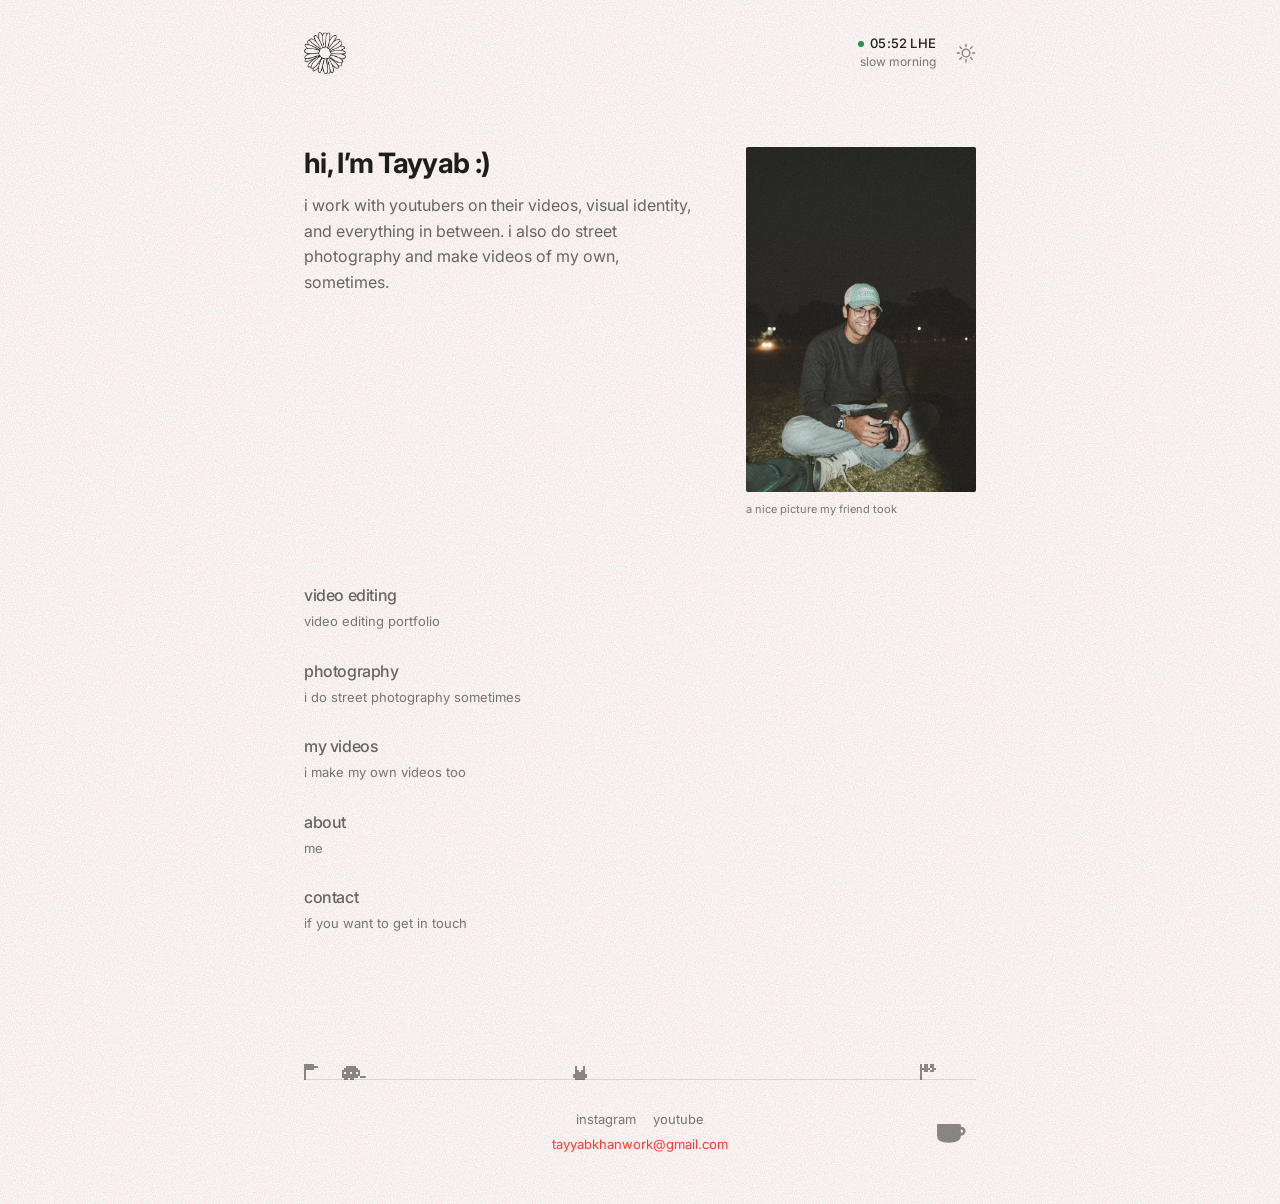
<file: index.html>
<!doctype html>
<html lang="en">
<head>
<meta charset="utf-8">
<meta name="viewport" content="width=device-width,initial-scale=1">
<title>Tayyab Khan</title>
<meta name="description" content="I work with YouTubers on their videos, visual identity, and everything in between.">
<meta property="og:title" content="Tayyab Khan">
<meta property="og:description" content="I work with YouTubers on their videos, visual identity, and everything in between.">
<meta property="og:type" content="website">
<meta property="og:url" content="https://tayyabkhan.com/">
<meta property="og:image" content="https://tayyabkhan.com/assets/img/og.jpg">
<meta property="og:image:width" content="1200">
<meta property="og:image:height" content="630">
<meta name="twitter:card" content="summary_large_image">
<meta name="twitter:image" content="https://tayyabkhan.com/assets/img/og.jpg">
<link rel="canonical" href="https://tayyabkhan.com/">
<link rel="icon" href="/assets/img/favicon.png" type="image/png">
  <link rel="apple-touch-icon" href="/assets/img/apple-touch-icon.png">
<link rel="alternate icon" href="/favicon.ico" sizes="any">
<link rel="preconnect" href="https://fonts.googleapis.com">
<link rel="preconnect" href="https://fonts.gstatic.com" crossorigin>
<link href="https://fonts.googleapis.com/css2?family=Inter:wght@400;500;700&display=swap" rel="stylesheet">
<link rel="stylesheet" href="/assets/css/site.css?v=27bd00ae">
<script>try{var t=localStorage.getItem('theme');if(t)document.documentElement.setAttribute('data-theme',t)}catch(e){}</script>
</head>
<body>
<div id="grain" aria-hidden="true"></div>
<div id="grain-c" aria-hidden="true"></div>

<div class="wrap">
  <header class="site-head">
    <a class="mark" href="/" aria-label="Tayyab Khan — home"><span class="flower" aria-hidden="true"><span class="fill"></span><span class="line"></span><span class="line inked"></span></span></a>
    <div class="head-right">
      <p class="clock" id="clock"><b>—— lhe</b>lahore</p>
      <button class="tog" aria-label="switch theme" aria-pressed="false">
        <svg class="ic sun" viewBox="0 0 24 24" aria-hidden="true"><circle cx="12" cy="12" r="4.6"/><path d="M12 1.6v2.6M12 19.8v2.6M1.6 12h2.6M19.8 12h2.6M4.6 4.6l1.9 1.9M17.5 17.5l1.9 1.9M19.4 4.6l-1.9 1.9M6.5 17.5l-1.9 1.9"/></svg>
        <svg class="ic moon" viewBox="0 0 24 24" aria-hidden="true"><path d="M20.2 14.6A8.7 8.7 0 0 1 9.4 3.8a8.7 8.7 0 1 0 10.8 10.8Z"/></svg>
      </button>
    </div>
  </header>

  <div class="hero">
    <div>
      <h1>hi, I’m Tayyab :)</h1>
      <p class="bio">i work with youtubers on their videos, visual identity, and everything in
      between. i also do street photography and make videos of my own, sometimes.</p>
    </div>
    <figure class="me">
      <img src="/assets/img/homepage.jpg" alt="Tayyab Khan" width="230" height="345">
      <figcaption>a nice picture my friend took</figcaption>
    </figure>
  </div>

  <section>
    <div class="rows plain">
      <a class="row" href="/youtube-video-editing/"><span class="n">video editing</span><span class="d">video editing portfolio</span></a>
      <a class="row" href="/photography/"><span class="n">photography</span><span class="d">i do street photography sometimes</span></a>
      <a class="row" href="/youtube/"><span class="n">my videos</span><span class="d">i make my own videos too</span></a>
      <a class="row" href="/about/"><span class="n">about</span><span class="d">me</span></a>
      <a class="row" href="/contact/"><span class="n">contact</span><span class="d">if you want to get in touch</span></a>
    </div>
  </section>

  <footer class="site-foot">
    <div class="fable" aria-hidden="true">
      <span class="pin flag-start"></span>
      <span class="pin flag-end"></span>
      <span class="pin tortoise"></span>
      <span class="pin hare"></span>
      <span class="pin zzz"></span>
    </div>
    <div class="foot-in">
      <span class="foot-social">
        <span class="soc">
          <a href="https://www.instagram.com/tayyabkhan.me" target="_blank" rel="noopener">instagram</a>
          <a href="https://www.youtube.com/@tayyaabkhan" target="_blank" rel="noopener">youtube</a>
        </span>
        <a class="mail" href="mailto:tayyabkhanwork@gmail.com">tayyabkhanwork@gmail.com</a>
      </span>
      <span class="cup"><svg class="tk cup" width="46" height="41" viewBox="0 0 34 30" fill="none"
     stroke="currentColor" stroke-width="2" stroke-linecap="round" stroke-linejoin="round" aria-hidden="true">
  <path fill="currentColor" d="M6.2 12.6h15.6v8.2c0 2.3-2 3.7-7.8 3.7s-7.8-1.4-7.8-3.7v-8.2Z"/>
  <path d="M21.8 14.8c2.3-.4 3.5.4 3.5 2.1s-1.2 2.6-3.5 2.3"/>
  <path class="st" d="M10.6 9.4c.9-1 .9-2.2 0-3.2"/>
  <path class="st st2" d="M14 8.8c.9-1 .9-2.2 0-3.2"/>
  <path class="st st3" d="M17.2 9.6c.9-1 .9-2.2 0-3.2"/>
</svg></span>
    </div>
  </footer>
</div>

<script src="/assets/js/site.js?v=5eb71dbe"></script>
<script src="/assets/js/fable.js?v=5c0aec54"></script>
</body>
</html>
</file>
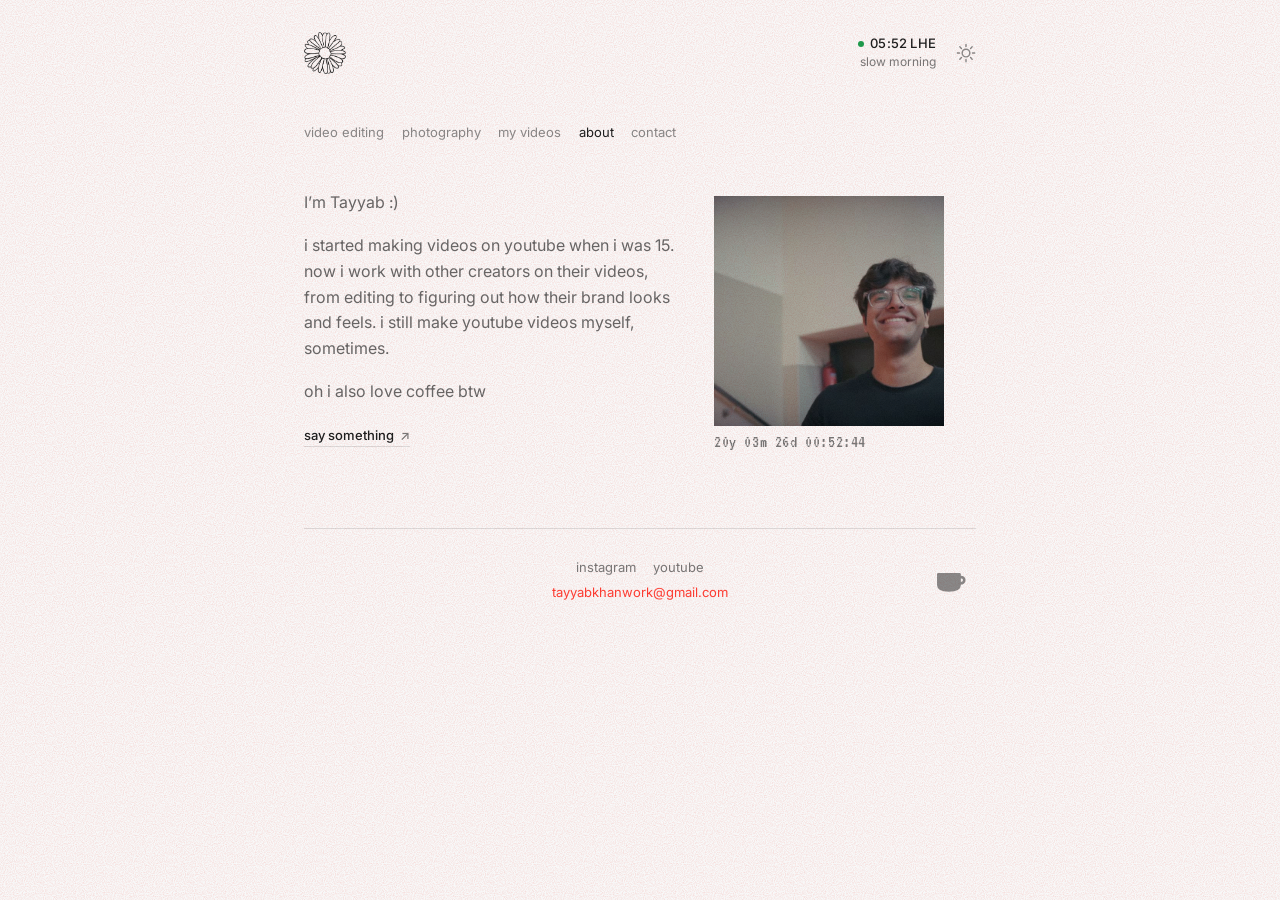
<file: about/index.html>
<!doctype html>
<html lang="en">
<head>
<meta charset="utf-8">
<meta name="viewport" content="width=device-width,initial-scale=1">
<title>About — Tayyab Khan</title>
<meta name="description" content="I started making videos on YouTube when I was 15. Now I work with other creators on their videos.">
<meta property="og:title" content="About — Tayyab Khan">
<meta property="og:description" content="I started making videos on YouTube when I was 15. Now I work with other creators on their videos.">
<meta property="og:type" content="website">
<meta property="og:url" content="https://tayyabkhan.com/about/">
<meta property="og:image" content="https://tayyabkhan.com/assets/img/og.jpg">
<meta property="og:image:width" content="1200">
<meta property="og:image:height" content="630">
<meta name="twitter:card" content="summary_large_image">
<meta name="twitter:image" content="https://tayyabkhan.com/assets/img/og.jpg">
<link rel="canonical" href="https://tayyabkhan.com/about/">
<link rel="icon" href="/assets/img/favicon.png" type="image/png">
  <link rel="apple-touch-icon" href="/assets/img/apple-touch-icon.png">
<link rel="alternate icon" href="/favicon.ico" sizes="any">
<link rel="preconnect" href="https://fonts.googleapis.com">
<link rel="preconnect" href="https://fonts.gstatic.com" crossorigin>
<link href="https://fonts.googleapis.com/css2?family=Inter:wght@400;500;700&family=VT323&display=swap" rel="stylesheet">
<link rel="stylesheet" href="/assets/css/site.css?v=27bd00ae">
<script>try{var t=localStorage.getItem('theme');if(t)document.documentElement.setAttribute('data-theme',t)}catch(e){}</script>
</head>
<body>
<div id="grain" aria-hidden="true"></div>
<div id="grain-c" aria-hidden="true"></div>

<div class="wrap">
  <header class="site-head">
    <a class="mark" href="/" aria-label="Tayyab Khan — home"><span class="flower" aria-hidden="true"><span class="fill"></span><span class="line"></span><span class="line inked"></span></span></a>
    <div class="head-right">
      <p class="clock" id="clock"><b>—— lhe</b>lahore</p>
      <button class="tog" aria-label="switch theme" aria-pressed="false">
        <svg class="ic sun" viewBox="0 0 24 24" aria-hidden="true"><circle cx="12" cy="12" r="4.6"/><path d="M12 1.6v2.6M12 19.8v2.6M1.6 12h2.6M19.8 12h2.6M4.6 4.6l1.9 1.9M17.5 17.5l1.9 1.9M19.4 4.6l-1.9 1.9M6.5 17.5l-1.9 1.9"/></svg>
        <svg class="ic moon" viewBox="0 0 24 24" aria-hidden="true"><path d="M20.2 14.6A8.7 8.7 0 0 1 9.4 3.8a8.7 8.7 0 1 0 10.8 10.8Z"/></svg>
      </button>
    </div>
  </header>
  <nav class="site-nav" style="padding-bottom:clamp(2rem,6vw,3rem);margin-top:-1.5rem">
      <a href="/youtube-video-editing/">video editing</a>
      <a href="/photography/">photography</a>
      <a href="/youtube/">my videos</a>
      <a href="/about/" aria-current="page">about</a>
      <a href="/contact/">contact</a>
  </nav>

  <div class="prose col">
    <figure class="me-block">
      <video class="me-vid" src="/assets/video/profile.mp4?v=df76b7e0" poster="/assets/video/profile-poster.jpg?v=dd1473c9"
        autoplay loop muted playsinline preload="metadata"
        disablepictureinpicture controlslist="nodownload nofullscreen noremoteplayback"
        aria-label="Tayyab Khan"></video>
      <figcaption class="age-live" id="age" title="alive for this long">&nbsp;</figcaption>
    </figure>
    <h1 class="sr-only">About Tayyab Khan</h1>

    <p>I’m Tayyab :)</p>

    <p>i started making videos on youtube when i was 15. now i work with other creators on their
    videos, from editing to figuring out how their brand looks and feels. i still make youtube
    videos myself, sometimes.</p>

    <p>oh i also love coffee btw</p>

    <p><a class="next" href="/contact/">say something <span>↗</span></a></p>
  </div>

  <footer class="site-foot">
    <div class="foot-in">
      <span class="foot-social">
        <span class="soc">
          <a href="https://www.instagram.com/tayyabkhan.me" target="_blank" rel="noopener">instagram</a>
          <a href="https://www.youtube.com/@tayyaabkhan" target="_blank" rel="noopener">youtube</a>
        </span>
        <a class="mail" href="mailto:tayyabkhanwork@gmail.com">tayyabkhanwork@gmail.com</a>
      </span>
      <span class="cup"><svg class="tk cup" width="46" height="41" viewBox="0 0 34 30" fill="none"
     stroke="currentColor" stroke-width="2" stroke-linecap="round" stroke-linejoin="round" aria-hidden="true">
  <path fill="currentColor" d="M6.2 12.6h15.6v8.2c0 2.3-2 3.7-7.8 3.7s-7.8-1.4-7.8-3.7v-8.2Z"/>
  <path d="M21.8 14.8c2.3-.4 3.5.4 3.5 2.1s-1.2 2.6-3.5 2.3"/>
  <path class="st" d="M10.6 9.4c.9-1 .9-2.2 0-3.2"/>
  <path class="st st2" d="M14 8.8c.9-1 .9-2.2 0-3.2"/>
  <path class="st st3" d="M17.2 9.6c.9-1 .9-2.2 0-3.2"/>
</svg></span>
    </div>
  </footer>
</div>

<script src="/assets/js/site.js?v=5eb71dbe"></script>
</body>
</html>
</file>
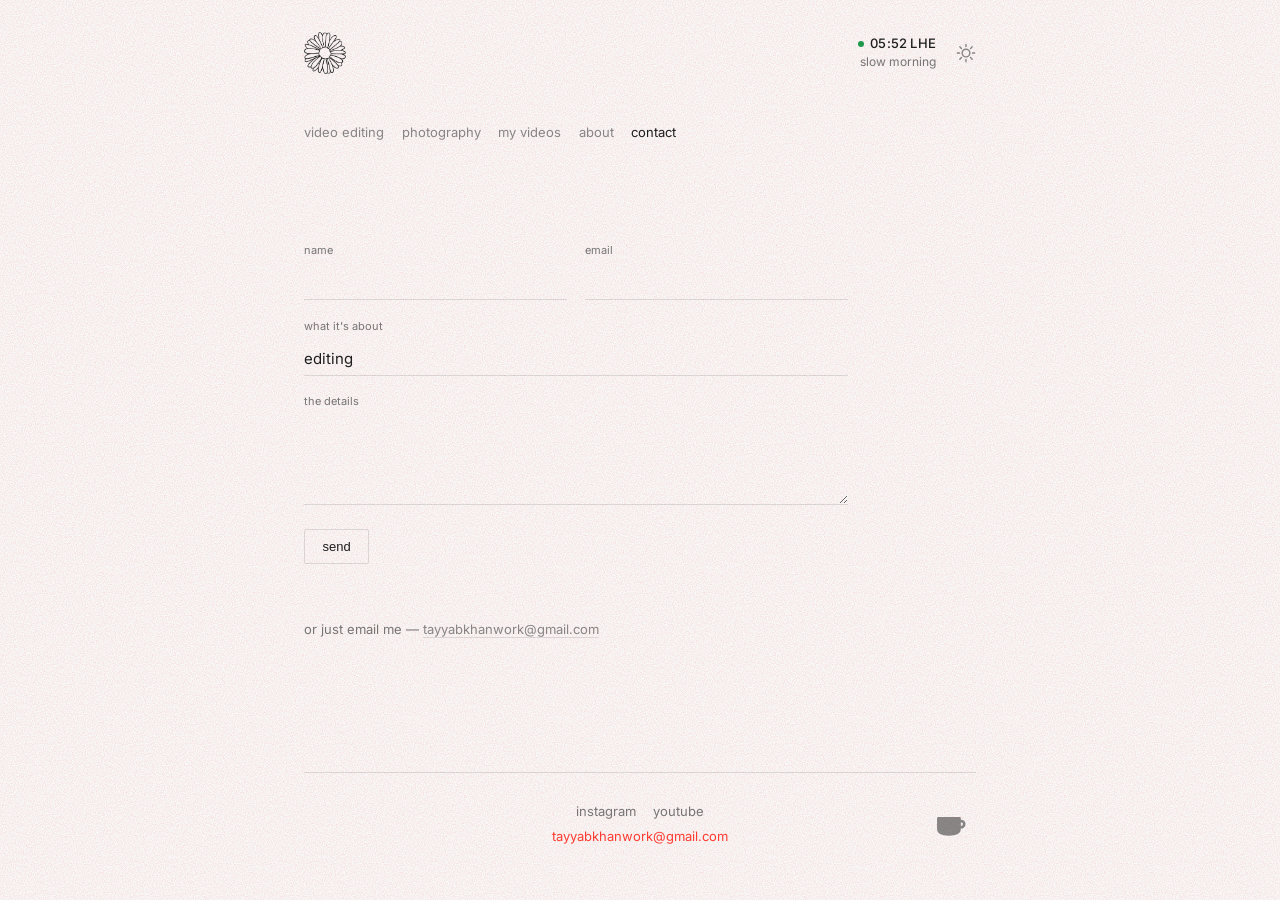
<file: contact/index.html>
<!doctype html>
<html lang="en">
<head>
<meta charset="utf-8">
<meta name="viewport" content="width=device-width,initial-scale=1">
<title>Contact — Tayyab Khan</title>
<meta name="description" content="Editing, photography, a collaboration, or none of those.">
<meta property="og:title" content="Contact — Tayyab Khan">
<meta property="og:description" content="Editing, photography, a collaboration, or none of those.">
<meta property="og:type" content="website">
<meta property="og:url" content="https://tayyabkhan.com/contact/">
<meta property="og:image" content="https://tayyabkhan.com/assets/img/og.jpg">
<meta property="og:image:width" content="1200">
<meta property="og:image:height" content="630">
<meta name="twitter:card" content="summary_large_image">
<meta name="twitter:image" content="https://tayyabkhan.com/assets/img/og.jpg">
<link rel="canonical" href="https://tayyabkhan.com/contact/">
<link rel="icon" href="/assets/img/favicon.png" type="image/png">
  <link rel="apple-touch-icon" href="/assets/img/apple-touch-icon.png">
<link rel="alternate icon" href="/favicon.ico" sizes="any">
<link rel="preconnect" href="https://fonts.googleapis.com">
<link rel="preconnect" href="https://fonts.gstatic.com" crossorigin>
<link href="https://fonts.googleapis.com/css2?family=Inter:wght@400;500;700&display=swap" rel="stylesheet">
<link rel="stylesheet" href="/assets/css/site.css?v=27bd00ae">
<script>try{var t=localStorage.getItem('theme');if(t)document.documentElement.setAttribute('data-theme',t)}catch(e){}</script>
</head>
<body>
<div id="grain" aria-hidden="true"></div>
<div id="grain-c" aria-hidden="true"></div>

<div class="wrap">
  <header class="site-head">
    <a class="mark" href="/" aria-label="Tayyab Khan — home"><span class="flower" aria-hidden="true"><span class="fill"></span><span class="line"></span><span class="line inked"></span></span></a>
    <div class="head-right">
      <p class="clock" id="clock"><b>—— lhe</b>lahore</p>
      <button class="tog" aria-label="switch theme" aria-pressed="false">
        <svg class="ic sun" viewBox="0 0 24 24" aria-hidden="true"><circle cx="12" cy="12" r="4.6"/><path d="M12 1.6v2.6M12 19.8v2.6M1.6 12h2.6M19.8 12h2.6M4.6 4.6l1.9 1.9M17.5 17.5l1.9 1.9M19.4 4.6l-1.9 1.9M6.5 17.5l-1.9 1.9"/></svg>
        <svg class="ic moon" viewBox="0 0 24 24" aria-hidden="true"><path d="M20.2 14.6A8.7 8.7 0 0 1 9.4 3.8a8.7 8.7 0 1 0 10.8 10.8Z"/></svg>
      </button>
    </div>
  </header>
  <h1 class="sr-only">Contact Tayyab Khan</h1>
  <nav class="site-nav" style="padding-bottom:clamp(2rem,6vw,3rem);margin-top:-1.5rem">
      <a href="/youtube-video-editing/">video editing</a>
      <a href="/photography/">photography</a>
      <a href="/youtube/">my videos</a>
      <a href="/about/">about</a>
      <a href="/contact/" aria-current="page">contact</a>
  </nav>


  <section>
    <form class="form" id="contact" method="post">
      <div class="f2">
        <div class="field"><label for="name">name</label><input id="name" name="name" required autocomplete="name"></div>
        <div class="field"><label for="email">email</label><input id="email" name="email" type="email" required autocomplete="email"></div>
      </div>
      <div class="field">
        <label for="about">what it's about</label>
        <select id="about" name="about">
          <option>editing</option><option>photography</option>
          <option>a collaboration</option><option>none of those</option>
        </select>
      </div>
      <div class="field"><label for="message">the details</label><textarea id="message" name="message" required></textarea></div>
      <button class="submit" type="submit">send</button>
      <div class="trap" aria-hidden="true"><label for="website">leave this empty</label><input id="website" name="website" tabindex="-1" autocomplete="off"></div>
      <p class="form-msg" role="status"></p>
      <p class="or">or just email me — <a href="mailto:tayyabkhanwork@gmail.com">tayyabkhanwork@gmail.com</a></p>
    </form>
  </section>

  <footer class="site-foot">
    <div class="foot-in">
      <span class="foot-social">
        <span class="soc">
          <a href="https://www.instagram.com/tayyabkhan.me" target="_blank" rel="noopener">instagram</a>
          <a href="https://www.youtube.com/@tayyaabkhan" target="_blank" rel="noopener">youtube</a>
        </span>
        <a class="mail" href="mailto:tayyabkhanwork@gmail.com">tayyabkhanwork@gmail.com</a>
      </span>
      <span class="cup"><svg class="tk cup" width="46" height="41" viewBox="0 0 34 30" fill="none"
     stroke="currentColor" stroke-width="2" stroke-linecap="round" stroke-linejoin="round" aria-hidden="true">
  <path fill="currentColor" d="M6.2 12.6h15.6v8.2c0 2.3-2 3.7-7.8 3.7s-7.8-1.4-7.8-3.7v-8.2Z"/>
  <path d="M21.8 14.8c2.3-.4 3.5.4 3.5 2.1s-1.2 2.6-3.5 2.3"/>
  <path class="st" d="M10.6 9.4c.9-1 .9-2.2 0-3.2"/>
  <path class="st st2" d="M14 8.8c.9-1 .9-2.2 0-3.2"/>
  <path class="st st3" d="M17.2 9.6c.9-1 .9-2.2 0-3.2"/>
</svg></span>
    </div>
  </footer>
</div>

<script src="/assets/js/site.js?v=5eb71dbe"></script>
</body>
</html>
</file>
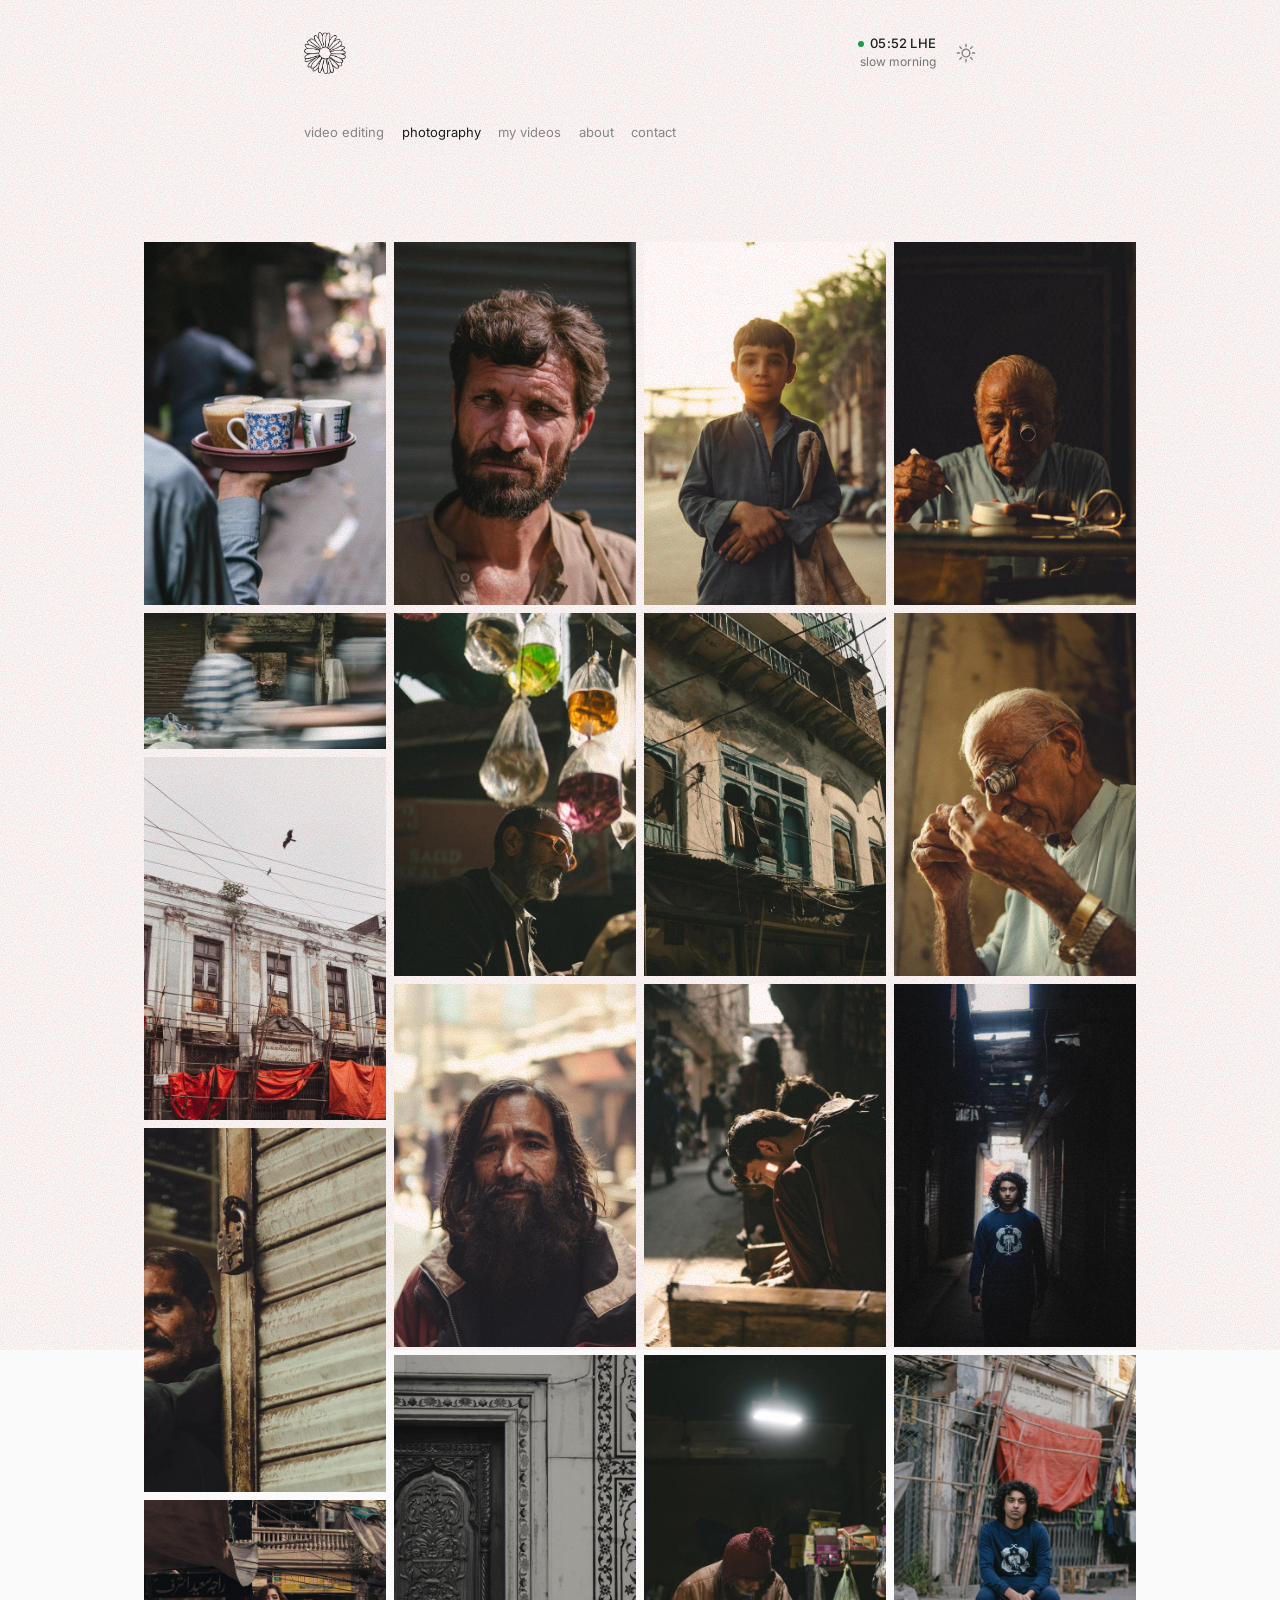
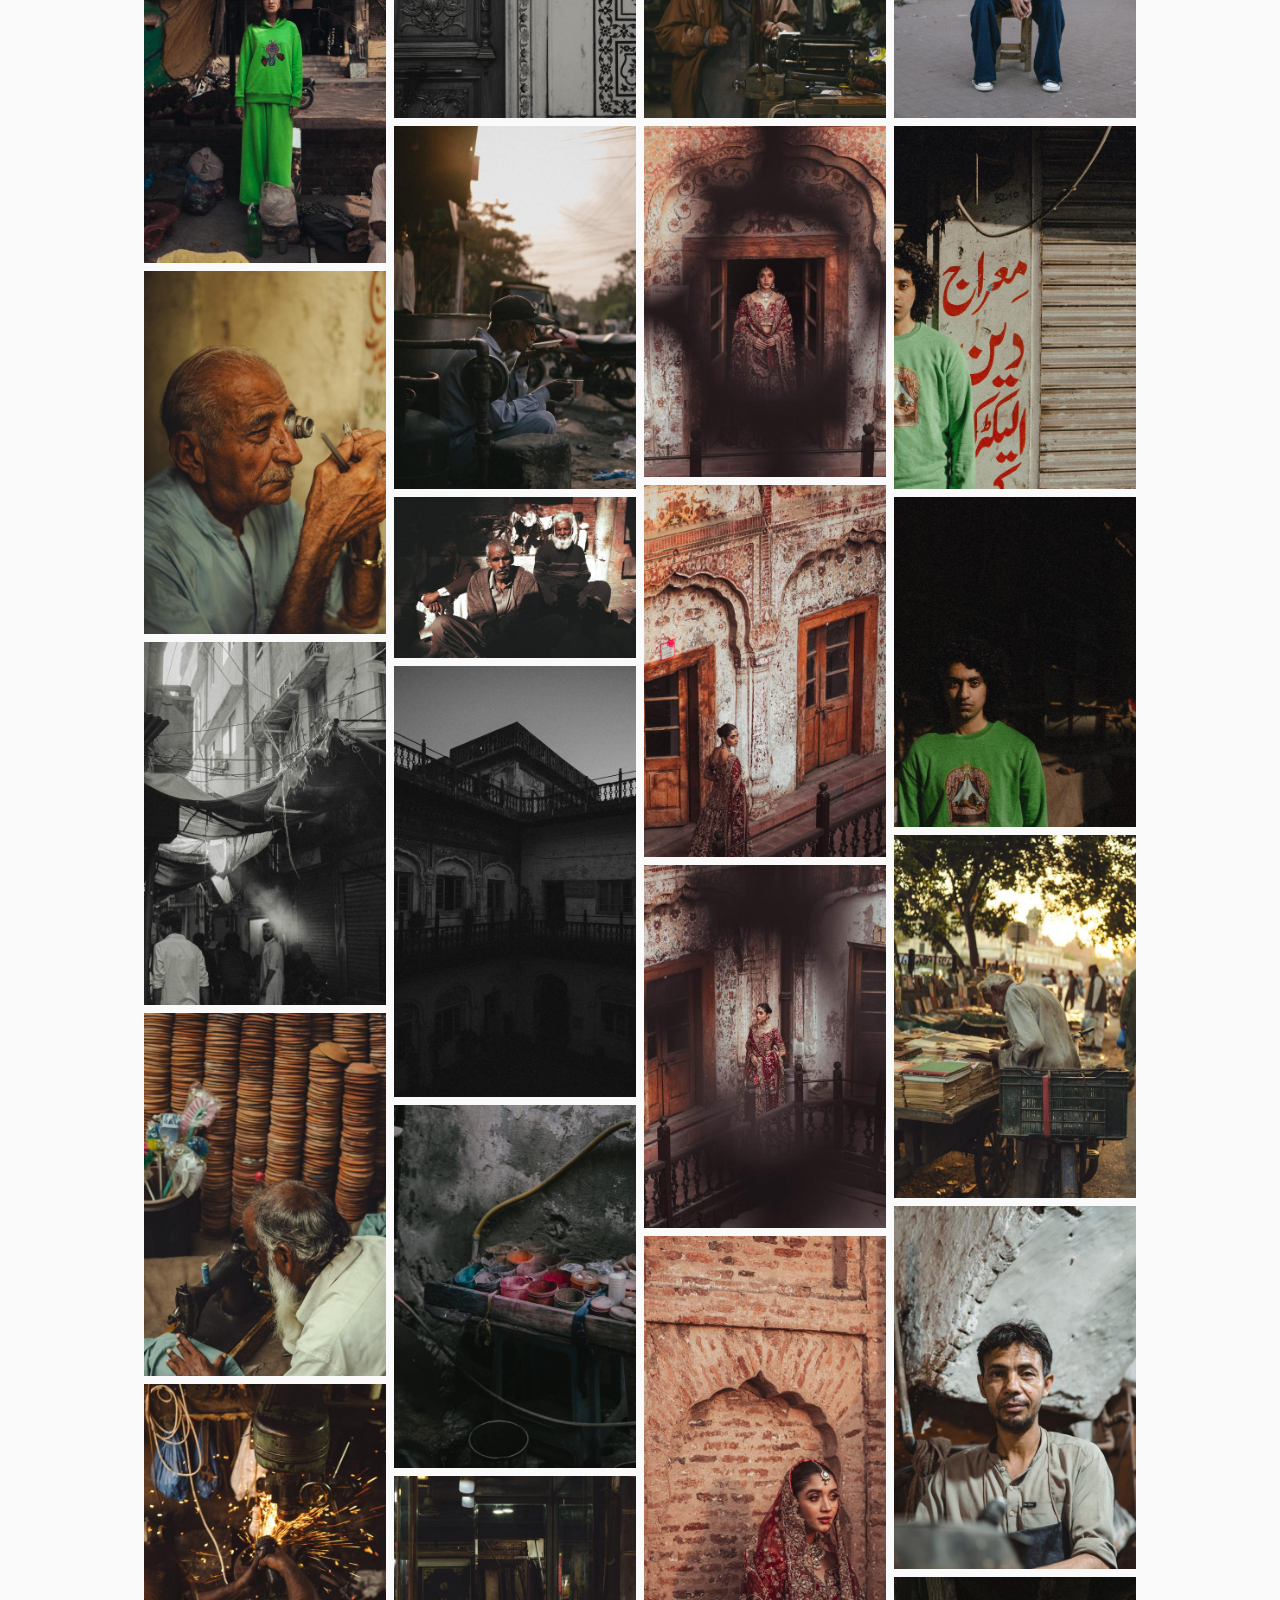
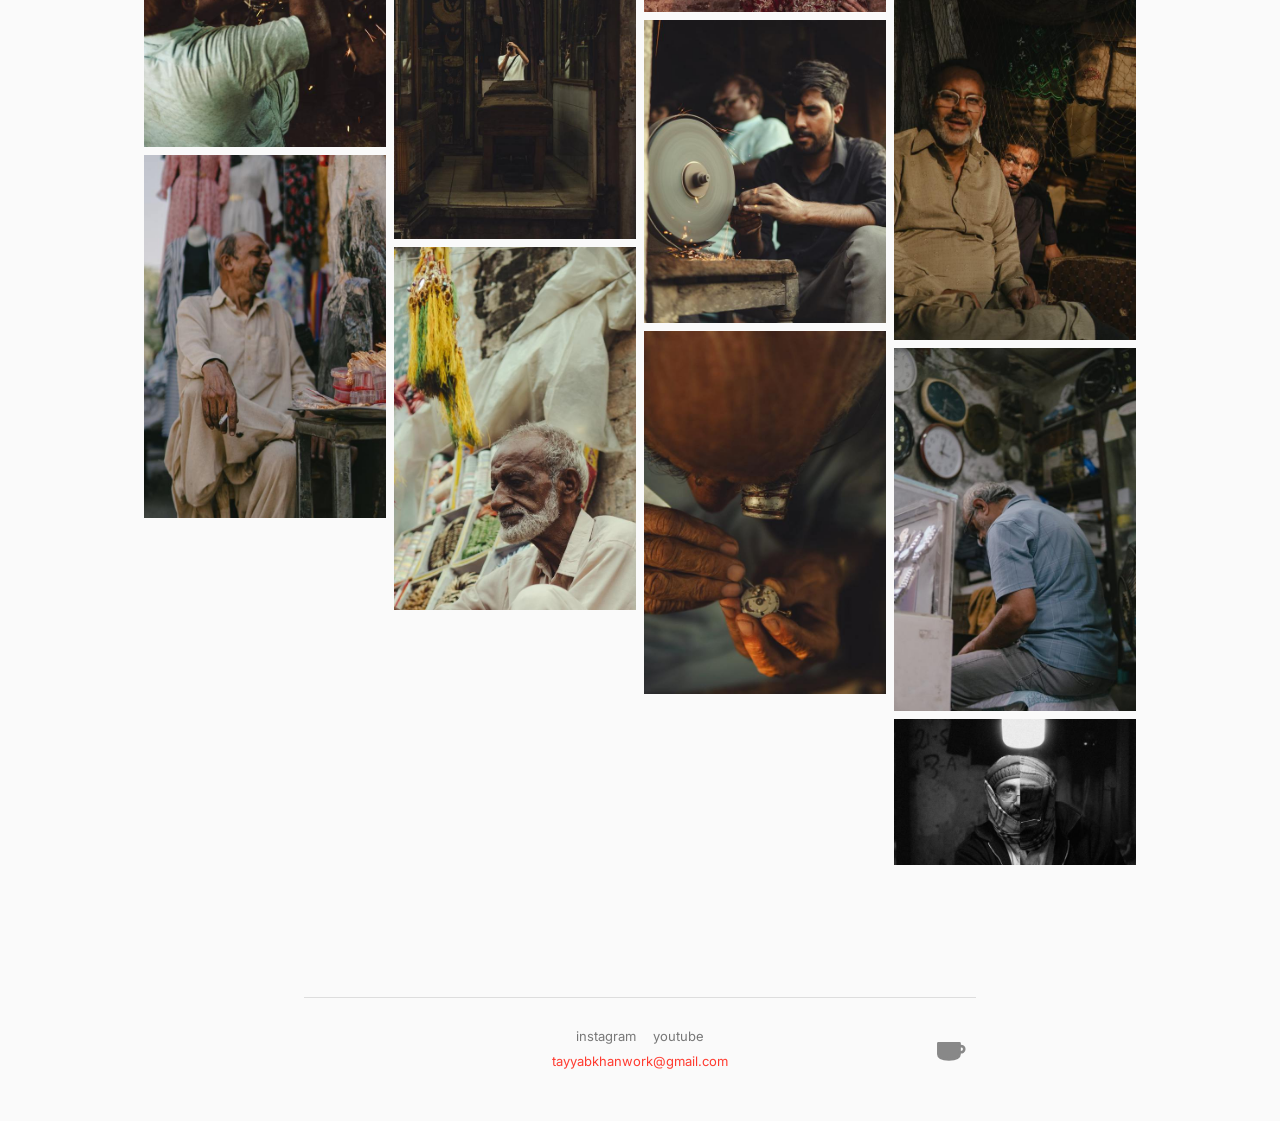
<file: photography/index.html>
<!doctype html>
<html lang="en">
<head>
<meta charset="utf-8">
<meta name="viewport" content="width=device-width,initial-scale=1">
<title>Photography — Tayyab Khan</title>
<meta name="description" content="Street photographs from the old city of Lahore.">
<meta property="og:title" content="Photography — Tayyab Khan">
<meta property="og:description" content="Street photographs from the old city of Lahore.">
<meta property="og:type" content="website">
<meta property="og:url" content="https://tayyabkhan.com/photography/">
<meta property="og:image" content="https://tayyabkhan.com/assets/img/og.jpg">
<meta property="og:image:width" content="1200">
<meta property="og:image:height" content="630">
<meta name="twitter:card" content="summary_large_image">
<meta name="twitter:image" content="https://tayyabkhan.com/assets/img/og.jpg">
<link rel="canonical" href="https://tayyabkhan.com/photography/">
<link rel="icon" href="/assets/img/favicon.png" type="image/png">
  <link rel="apple-touch-icon" href="/assets/img/apple-touch-icon.png">
<link rel="alternate icon" href="/favicon.ico" sizes="any">
<link rel="preconnect" href="https://fonts.googleapis.com">
<link rel="preconnect" href="https://fonts.gstatic.com" crossorigin>
<link href="https://fonts.googleapis.com/css2?family=Inter:wght@400;500;700&display=swap" rel="stylesheet">
<link rel="stylesheet" href="/assets/css/site.css?v=27bd00ae">
<script>try{var t=localStorage.getItem('theme');if(t)document.documentElement.setAttribute('data-theme',t)}catch(e){}</script>
</head>
<body>
<div id="grain" aria-hidden="true"></div>
<div id="grain-c" aria-hidden="true"></div>

<div class="wrap">
  <header class="site-head">
    <a class="mark" href="/" aria-label="Tayyab Khan — home"><span class="flower" aria-hidden="true"><span class="fill"></span><span class="line"></span><span class="line inked"></span></span></a>
    <div class="head-right">
      <p class="clock" id="clock"><b>—— lhe</b>lahore</p>
      <button class="tog" aria-label="switch theme" aria-pressed="false">
        <svg class="ic sun" viewBox="0 0 24 24" aria-hidden="true"><circle cx="12" cy="12" r="4.6"/><path d="M12 1.6v2.6M12 19.8v2.6M1.6 12h2.6M19.8 12h2.6M4.6 4.6l1.9 1.9M17.5 17.5l1.9 1.9M19.4 4.6l-1.9 1.9M6.5 17.5l-1.9 1.9"/></svg>
        <svg class="ic moon" viewBox="0 0 24 24" aria-hidden="true"><path d="M20.2 14.6A8.7 8.7 0 0 1 9.4 3.8a8.7 8.7 0 1 0 10.8 10.8Z"/></svg>
      </button>
    </div>
  </header>
  <h1 class="sr-only">Photography by Tayyab Khan</h1>
  <nav class="site-nav" style="padding-bottom:clamp(2rem,6vw,3rem);margin-top:-1.5rem">
      <a href="/youtube-video-editing/">video editing</a>
      <a href="/photography/" aria-current="page">photography</a>
      <a href="/youtube/">my videos</a>
      <a href="/about/">about</a>
      <a href="/contact/">contact</a>
  </nav>


  <section>
    <div class="gallery-row">
      <a class="shot" data-full="/assets/photos/p01.jpg"><img loading="eager" src="/assets/photos/p01-t.jpg" alt="Street photograph, Lahore"></a>
      <a class="shot" data-full="/assets/photos/p02.jpg"><img loading="eager" src="/assets/photos/p02-t.jpg" alt="Street photograph, Lahore"></a>
      <a class="shot" data-full="/assets/photos/p03.jpg"><img loading="eager" src="/assets/photos/p03-t.jpg" alt="Street photograph, Lahore"></a>
      <a class="shot" data-full="/assets/photos/p05.jpg"><img loading="eager" src="/assets/photos/p05-t.jpg" alt="Street photograph, Lahore"></a>
    </div>

    <div class="gallery">
      <a class="shot" data-full="/assets/photos/p04.jpg"><img loading="eager" src="/assets/photos/p04-t.jpg" alt="Street photograph, Lahore"></a>
      <a class="shot" data-full="/assets/photos/p06.jpg"><img loading="eager" src="/assets/photos/p06-t.jpg" alt="Street photograph, Lahore"></a>
      <a class="shot" data-full="/assets/photos/p07.jpg"><img loading="eager" src="/assets/photos/p07-t.jpg" alt="Street photograph, Lahore"></a>
      <a class="shot" data-full="/assets/photos/p08.jpg"><img loading="eager" src="/assets/photos/p08-t.jpg" alt="Street photograph, Lahore"></a>
      <a class="shot" data-full="/assets/photos/p09.jpg"><img loading="lazy" src="/assets/photos/p09-t.jpg" alt="Street photograph, Lahore"></a>
      <a class="shot" data-full="/assets/photos/p10.jpg"><img loading="lazy" src="/assets/photos/p10-t.jpg" alt="Street photograph, Lahore"></a>
      <a class="shot" data-full="/assets/photos/p11.jpg"><img loading="lazy" src="/assets/photos/p11-t.jpg" alt="Street photograph, Lahore"></a>
      <a class="shot" data-full="/assets/photos/p12.jpg"><img loading="lazy" src="/assets/photos/p12-t.jpg" alt="Street photograph, Lahore"></a>
      <a class="shot" data-full="/assets/photos/p13.jpg"><img loading="lazy" src="/assets/photos/p13-t.jpg" alt="Street photograph, Lahore"></a>
      <a class="shot" data-full="/assets/photos/p14.jpg"><img loading="lazy" src="/assets/photos/p14-t.jpg" alt="Street photograph, Lahore"></a>
      <a class="shot" data-full="/assets/photos/p15.jpg"><img loading="lazy" src="/assets/photos/p15-t.jpg" alt="Street photograph, Lahore"></a>
      <a class="shot" data-full="/assets/photos/p16.jpg"><img loading="lazy" src="/assets/photos/p16-t.jpg" alt="Street photograph, Lahore"></a>
      <a class="shot" data-full="/assets/photos/p17.jpg"><img loading="lazy" src="/assets/photos/p17-t.jpg" alt="Street photograph, Lahore"></a>
      <a class="shot" data-full="/assets/photos/p18.jpg"><img loading="lazy" src="/assets/photos/p18-t.jpg" alt="Street photograph, Lahore"></a>
      <a class="shot" data-full="/assets/photos/p19.jpg"><img loading="lazy" src="/assets/photos/p19-t.jpg" alt="Street photograph, Lahore"></a>
      <a class="shot" data-full="/assets/photos/p20.jpg"><img loading="lazy" src="/assets/photos/p20-t.jpg" alt="Street photograph, Lahore"></a>
      <a class="shot" data-full="/assets/photos/p21.jpg"><img loading="lazy" src="/assets/photos/p21-t.jpg" alt="Street photograph, Lahore"></a>
      <a class="shot" data-full="/assets/photos/p22.jpg"><img loading="lazy" src="/assets/photos/p22-t.jpg" alt="Street photograph, Lahore"></a>
      <a class="shot" data-full="/assets/photos/p23.jpg"><img loading="lazy" src="/assets/photos/p23-t.jpg" alt="Street photograph, Lahore"></a>
      <a class="shot" data-full="/assets/photos/p24.jpg"><img loading="lazy" src="/assets/photos/p24-t.jpg" alt="Street photograph, Lahore"></a>
      <a class="shot" data-full="/assets/photos/p25.jpg"><img loading="lazy" src="/assets/photos/p25-t.jpg" alt="Street photograph, Lahore"></a>
      <a class="shot" data-full="/assets/photos/p26.jpg"><img loading="lazy" src="/assets/photos/p26-t.jpg" alt="Street photograph, Lahore"></a>
      <a class="shot" data-full="/assets/photos/p27.jpg"><img loading="lazy" src="/assets/photos/p27-t.jpg" alt="Street photograph, Lahore"></a>
      <a class="shot" data-full="/assets/photos/p28.jpg"><img loading="lazy" src="/assets/photos/p28-t.jpg" alt="Street photograph, Lahore"></a>
      <a class="shot" data-full="/assets/photos/p29.jpg"><img loading="lazy" src="/assets/photos/p29-t.jpg" alt="Street photograph, Lahore"></a>
      <a class="shot" data-full="/assets/photos/p30.jpg"><img loading="lazy" src="/assets/photos/p30-t.jpg" alt="Street photograph, Lahore"></a>
      <a class="shot" data-full="/assets/photos/p31.jpg"><img loading="lazy" src="/assets/photos/p31-t.jpg" alt="Street photograph, Lahore"></a>
      <a class="shot" data-full="/assets/photos/p32.jpg"><img loading="lazy" src="/assets/photos/p32-t.jpg" alt="Street photograph, Lahore"></a>
      <a class="shot" data-full="/assets/photos/p33.jpg"><img loading="lazy" src="/assets/photos/p33-t.jpg" alt="Street photograph, Lahore"></a>
      <a class="shot" data-full="/assets/photos/p34.jpg"><img loading="lazy" src="/assets/photos/p34-t.jpg" alt="Street photograph, Lahore"></a>
      <a class="shot" data-full="/assets/photos/p35.jpg"><img loading="lazy" src="/assets/photos/p35-t.jpg" alt="Street photograph, Lahore"></a>
      <a class="shot" data-full="/assets/photos/p36.jpg"><img loading="lazy" src="/assets/photos/p36-t.jpg" alt="Street photograph, Lahore"></a>
      <a class="shot" data-full="/assets/photos/p37.jpg"><img loading="lazy" src="/assets/photos/p37-t.jpg" alt="Street photograph, Lahore"></a>
      <a class="shot" data-full="/assets/photos/p38.jpg"><img loading="lazy" src="/assets/photos/p38-t.jpg" alt="Street photograph, Lahore"></a>
      <a class="shot" data-full="/assets/photos/p39.jpg"><img loading="lazy" src="/assets/photos/p39-t.jpg" alt="Street photograph, Lahore"></a>
      <a class="shot" data-full="/assets/photos/p40.jpg"><img loading="lazy" src="/assets/photos/p40-t.jpg" alt="Street photograph, Lahore"></a>
      <a class="shot" data-full="/assets/photos/p41.jpg"><img loading="lazy" src="/assets/photos/p41-t.jpg" alt="Street photograph, Lahore"></a>
    </div>
  </section>

  <footer class="site-foot">
    <div class="foot-in">
      <span class="foot-social">
        <span class="soc">
          <a href="https://www.instagram.com/tayyabkhan.me" target="_blank" rel="noopener">instagram</a>
          <a href="https://www.youtube.com/@tayyaabkhan" target="_blank" rel="noopener">youtube</a>
        </span>
        <a class="mail" href="mailto:tayyabkhanwork@gmail.com">tayyabkhanwork@gmail.com</a>
      </span>
      <span class="cup"><svg class="tk cup" width="46" height="41" viewBox="0 0 34 30" fill="none"
     stroke="currentColor" stroke-width="2" stroke-linecap="round" stroke-linejoin="round" aria-hidden="true">
  <path fill="currentColor" d="M6.2 12.6h15.6v8.2c0 2.3-2 3.7-7.8 3.7s-7.8-1.4-7.8-3.7v-8.2Z"/>
  <path d="M21.8 14.8c2.3-.4 3.5.4 3.5 2.1s-1.2 2.6-3.5 2.3"/>
  <path class="st" d="M10.6 9.4c.9-1 .9-2.2 0-3.2"/>
  <path class="st st2" d="M14 8.8c.9-1 .9-2.2 0-3.2"/>
  <path class="st st3" d="M17.2 9.6c.9-1 .9-2.2 0-3.2"/>
</svg></span>
    </div>
  </footer>
</div>

<script src="/assets/js/site.js?v=5eb71dbe"></script>
</body>
</html>
</file>
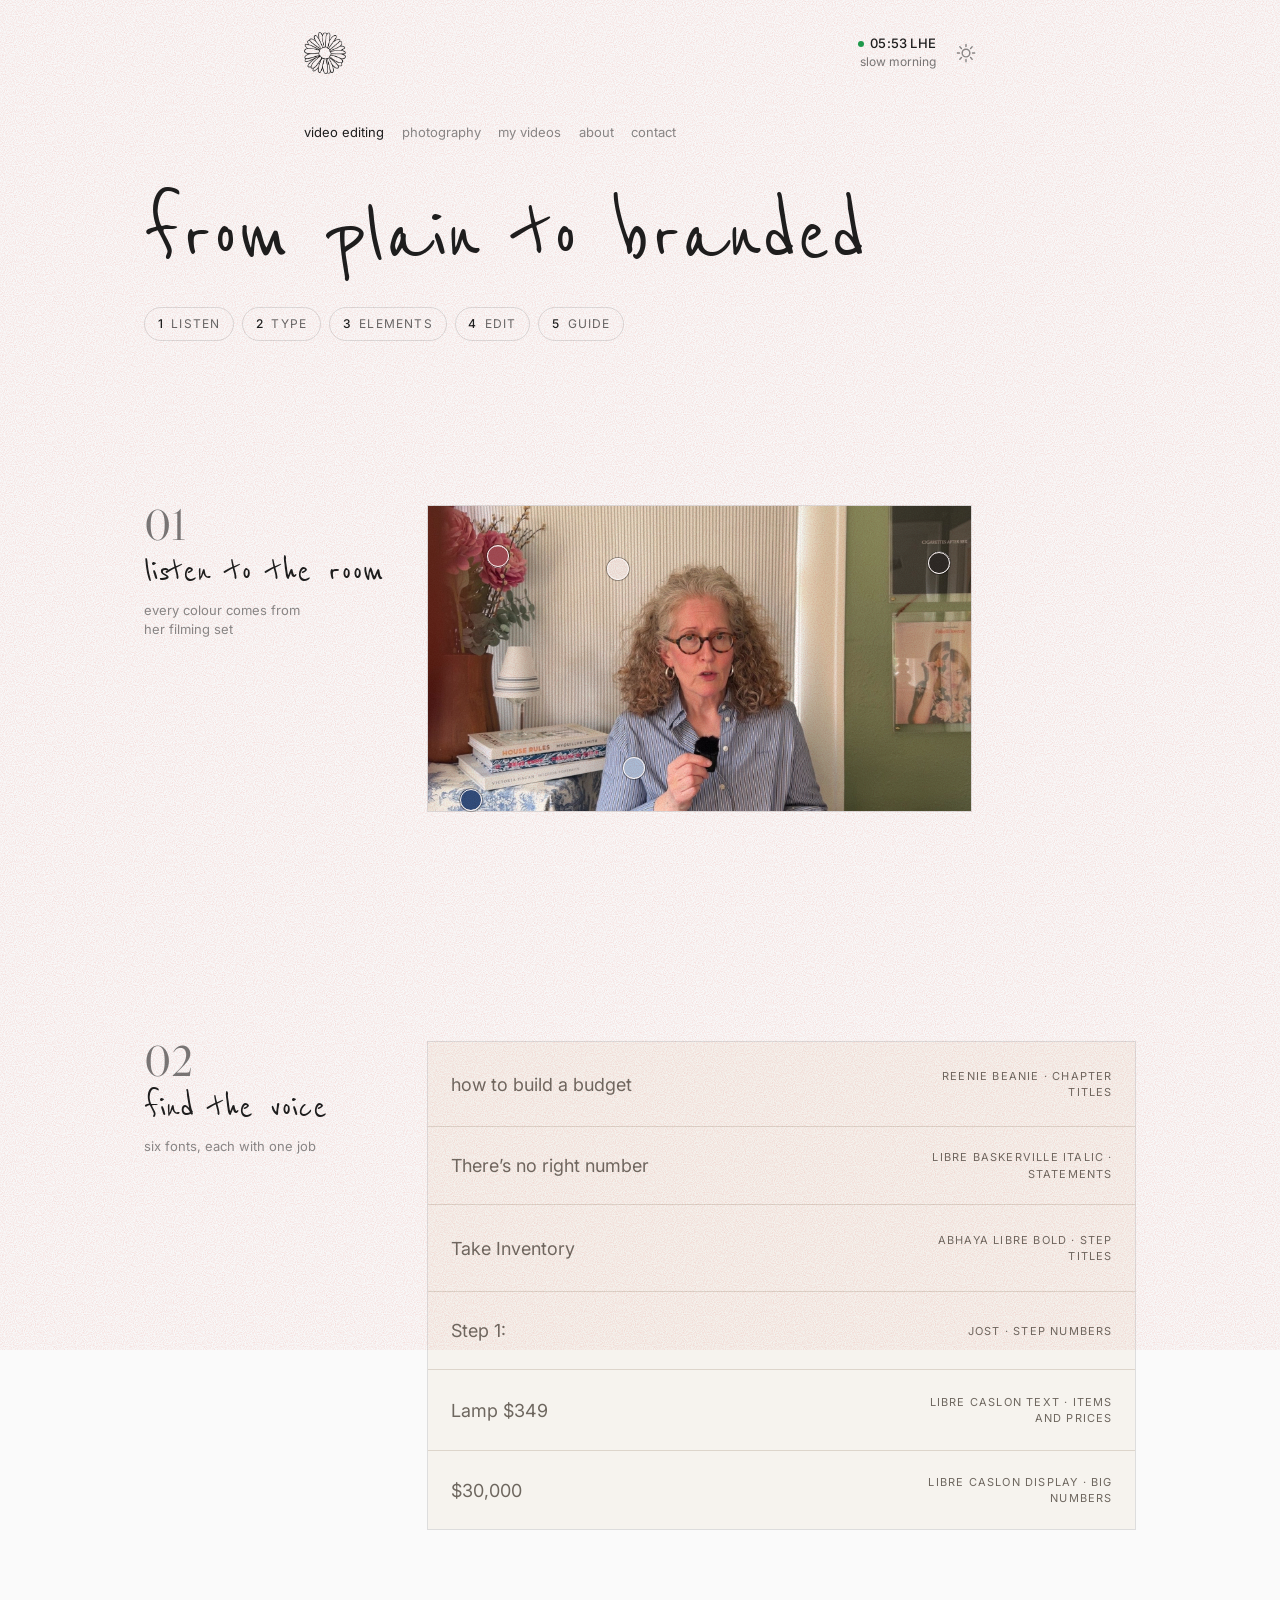
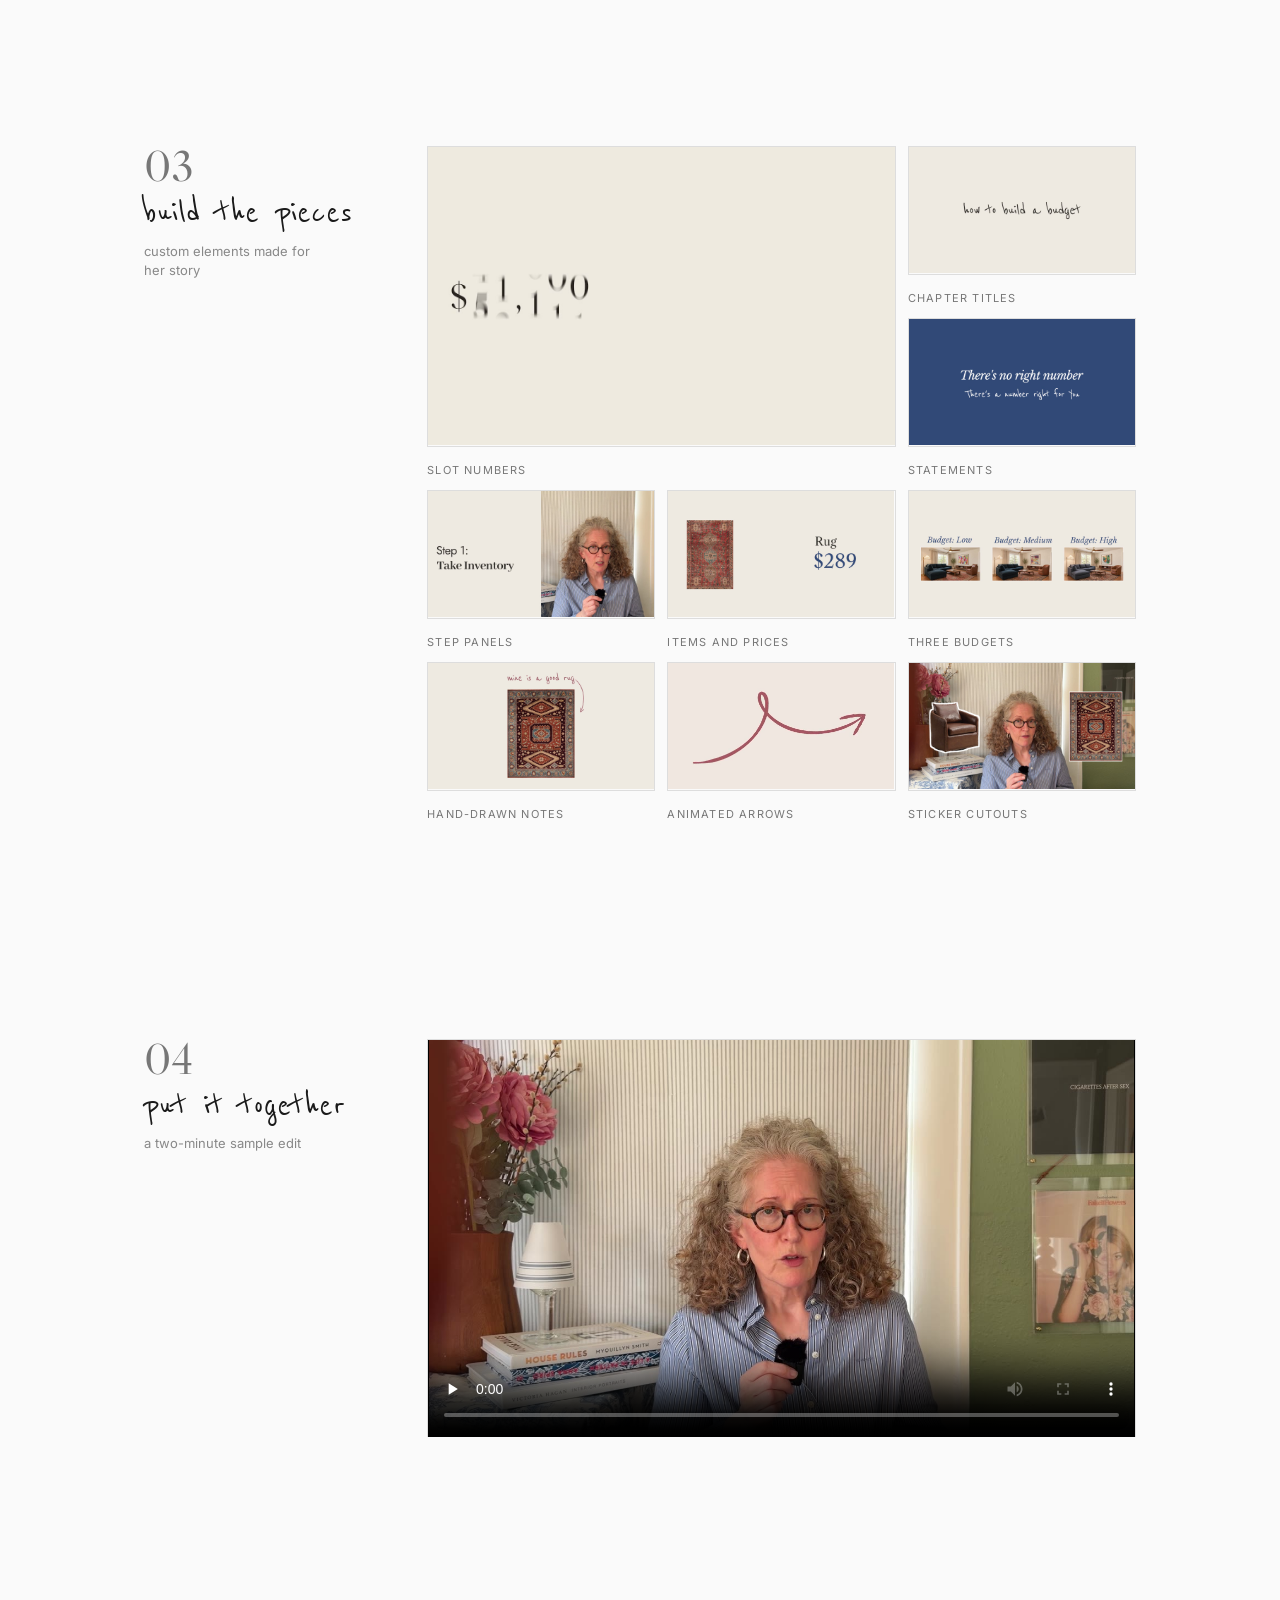
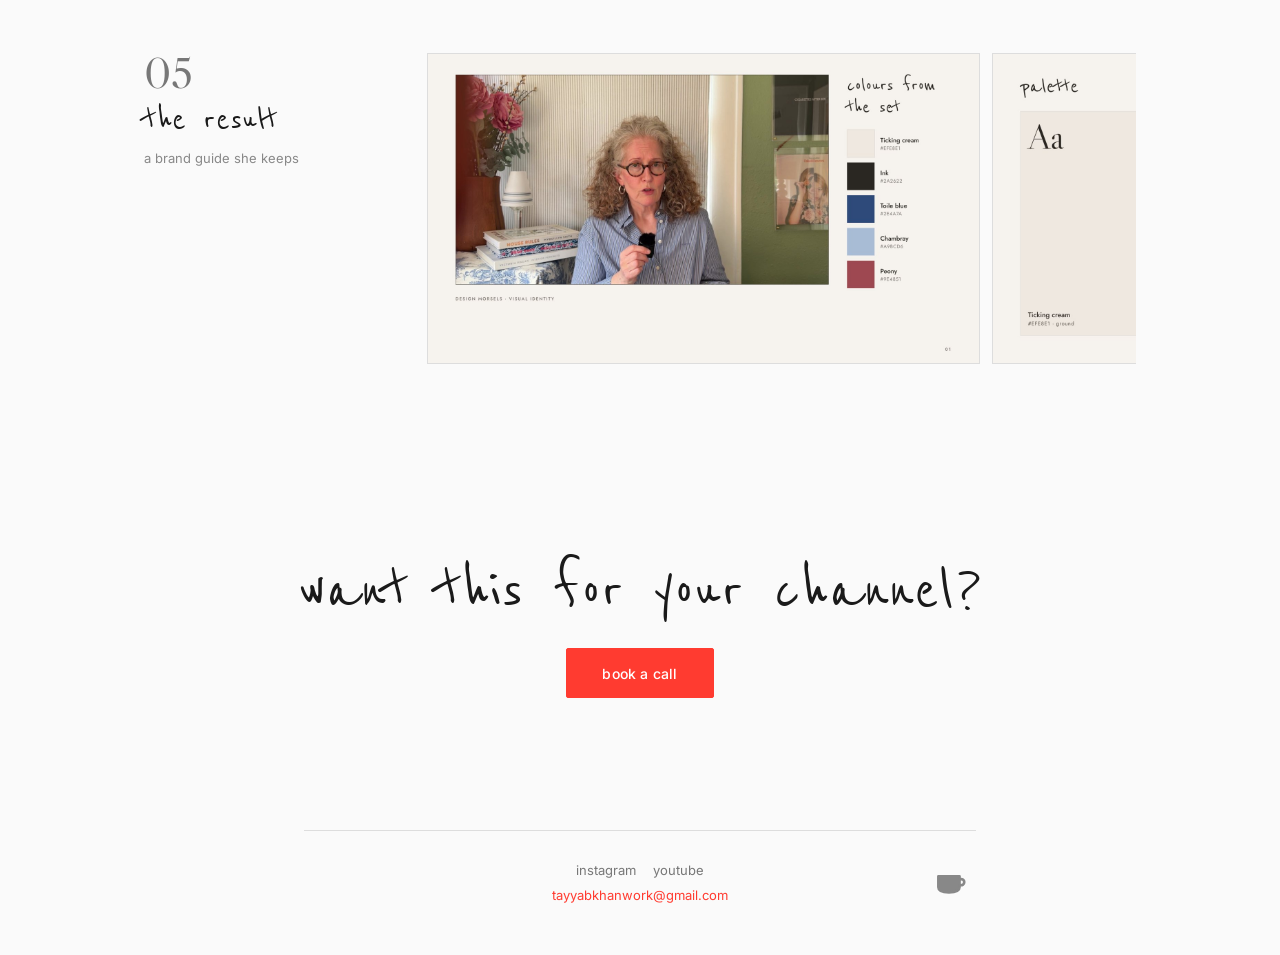
<file: case-studies/design-morsels/index.html>
<!doctype html>
<html lang="en">
<head>
<meta charset="utf-8">
<meta name="viewport" content="width=device-width,initial-scale=1">
<title>Design Morsels case study — Tayyab Khan</title>
<meta name="description" content="A full channel identity, built from scratch around one creator and her room.">
<meta property="og:title" content="Design Morsels case study — Tayyab Khan">
<meta property="og:description" content="A full channel identity, built from scratch around one creator and her room.">
<meta property="og:type" content="article">
<meta property="og:url" content="https://tayyabkhan.com/case-studies/design-morsels/">
<meta property="og:image" content="https://tayyabkhan.com/assets/case-studies/design-morsels/clips/sample-edit-poster.jpg">
<meta name="twitter:card" content="summary_large_image">
<link rel="canonical" href="https://tayyabkhan.com/case-studies/design-morsels/">
<link rel="icon" href="/assets/img/favicon.png" type="image/png">
  <link rel="apple-touch-icon" href="/assets/img/apple-touch-icon.png">
<link rel="alternate icon" href="/favicon.ico" sizes="any">
<link rel="preconnect" href="https://fonts.googleapis.com">
<link rel="preconnect" href="https://fonts.gstatic.com" crossorigin>
<link href="https://fonts.googleapis.com/css2?family=Inter:wght@400;500;700&display=swap" rel="stylesheet">
<link href="https://fonts.googleapis.com/css2?family=Abhaya+Libre:wght@700&family=Jost&family=Libre+Baskerville:ital@1&family=Libre+Caslon+Display&family=Libre+Caslon+Text&family=Reenie+Beanie&display=swap" rel="stylesheet">
<link rel="stylesheet" href="/assets/css/site.css?v=27bd00ae">
<script>try{var t=localStorage.getItem('theme');if(t)document.documentElement.setAttribute('data-theme',t)}catch(e){}</script>
<link rel="stylesheet" href="/assets/css/case-study.css?v=ebf16241">
</head>
<body>
<div id="grain" aria-hidden="true"></div>
<div id="grain-c" aria-hidden="true"></div>

<div class="wrap">
  <header class="site-head">
    <a class="mark" href="/" aria-label="Tayyab Khan — home"><span class="flower" aria-hidden="true"><span class="fill"></span><span class="line"></span><span class="line inked"></span></span></a>
    <div class="head-right">
      <p class="clock" id="clock"><b>—— lhe</b>lahore</p>
      <button class="tog" aria-label="switch theme" aria-pressed="false">
        <svg class="ic sun" viewBox="0 0 24 24" aria-hidden="true"><circle cx="12" cy="12" r="4.6"/><path d="M12 1.6v2.6M12 19.8v2.6M1.6 12h2.6M19.8 12h2.6M4.6 4.6l1.9 1.9M17.5 17.5l1.9 1.9M19.4 4.6l-1.9 1.9M6.5 17.5l-1.9 1.9"/></svg>
        <svg class="ic moon" viewBox="0 0 24 24" aria-hidden="true"><path d="M20.2 14.6A8.7 8.7 0 0 1 9.4 3.8a8.7 8.7 0 1 0 10.8 10.8Z"/></svg>
      </button>
    </div>
  </header>
  <h1 class="sr-only">Case study: Design Morsels</h1>
  <nav class="site-nav" style="padding-bottom:clamp(2rem,6vw,3rem);margin-top:-1.5rem">
      <a href="/youtube-video-editing/" aria-current="page">video editing</a>
      <a href="/photography/">photography</a>
      <a href="/youtube/">my videos</a>
      <a href="/about/">about</a>
      <a href="/contact/">contact</a>
  </nav>

<article class="cs">
    <header class="cs-head">
      <p class="title">from plain to branded</p>
      <ol class="strip"><li><a href="#s1"><b>1</b>listen</a></li><li><a href="#s2"><b>2</b>type</a></li><li><a href="#s3"><b>3</b>elements</a></li><li><a href="#s4"><b>4</b>edit</a></li><li><a href="#s5"><b>5</b>guide</a></li></ol>
    </header>
    <section class="step" id="s1" aria-labelledby="h1"><div><span class="num">01</span><h2 id="h1">listen to the room</h2><p class="say">every colour comes from her filming set</p></div><div class="media"><div class="room"><div class="photo"><img class="frame" src="/assets/case-studies/design-morsels/img/set-frame.jpg" alt="Andrea on her filming set: striped wallpaper, toile cloth, peonies, chambray shirt"></div><div class="chips"><div class="chip" data-x="35" data-y="20" style="background:#EFE8E1;--fg:#2A2622">ticking cream<small>#EFE8E1</small></div><div class="chip" data-x="8" data-y="92" style="background:#2E4A7A;--fg:#EFE8E1">toile blue<small>#2E4A7A</small></div><div class="chip" data-x="94" data-y="18" style="background:#2A2622;--fg:#EFE8E1">ink<small>#2A2622</small></div><div class="chip" data-x="38" data-y="82" style="background:#A9BCD6;--fg:#2A2622">chambray<small>#A9BCD6</small></div><div class="chip" data-x="13" data-y="16" style="background:#9E4851;--fg:#EFE8E1">peony<small>#9E4851</small></div></div></div></div></section>
    <section class="step" id="s2" aria-labelledby="h2"><div><span class="num">02</span><h2 id="h2">find the voice</h2><p class="say">six fonts, each with one job</p></div><div class="media"><div class="type"><div class="trow"><span class="s"><span class="plain">how to build a budget</span><span class="brand" style="font-family:'Reenie Beanie',cursive;font-size:52px;line-height:1">how to build a budget</span></span><span class="f">reenie beanie · chapter titles</span></div><div class="trow"><span class="s"><span class="plain">There’s no right number</span><span class="brand" style="font-family:'Libre Baskerville',serif;font-style:italic;font-size:30px;color:#2E4A7A">There’s no right number</span></span><span class="f">libre baskerville italic · statements</span></div><div class="trow"><span class="s"><span class="plain">Take Inventory</span><span class="brand" style="font-family:'Abhaya Libre',serif;font-weight:700;font-size:36px">Take Inventory</span></span><span class="f">abhaya libre bold · step titles</span></div><div class="trow"><span class="s"><span class="plain">Step 1:</span><span class="brand" style="font-family:Jost,sans-serif;font-size:30px">Step 1:</span></span><span class="f">jost · step numbers</span></div><div class="trow"><span class="s"><span class="plain">Lamp $349</span><span class="brand" style="font-family:'Libre Caslon Text',serif;font-size:32px">Lamp <span style="color:#2E4A7A">$349</span></span></span><span class="f">libre caslon text · items and prices</span></div><div class="trow"><span class="s"><span class="plain">$30,000</span><span class="brand" style="font-family:'Libre Caslon Display',serif;font-size:46px;line-height:1">$30,000</span></span><span class="f">libre caslon display · big numbers</span></div></div></div></section>
    <section class="step" id="s3" aria-labelledby="h3"><div><span class="num">03</span><h2 id="h3">build the pieces</h2><p class="say">custom elements made for her story</p></div><div class="media"><div class="pieces"><figure class="piece wide"><video class="frame" data-src="/assets/case-studies/design-morsels/clips/slot.mp4" poster="/assets/case-studies/design-morsels/clips/slot.jpg" muted loop playsinline preload="none" aria-label="slot numbers"></video><figcaption>slot numbers</figcaption></figure><figure class="piece"><video class="frame" data-src="/assets/case-studies/design-morsels/clips/chapter-title.mp4" poster="/assets/case-studies/design-morsels/clips/chapter-title.jpg" muted loop playsinline preload="none" aria-label="chapter titles"></video><figcaption>chapter titles</figcaption></figure><figure class="piece"><video class="frame" data-src="/assets/case-studies/design-morsels/clips/statement.mp4" poster="/assets/case-studies/design-morsels/clips/statement.jpg" muted loop playsinline preload="none" aria-label="statements"></video><figcaption>statements</figcaption></figure><figure class="piece"><video class="frame" data-src="/assets/case-studies/design-morsels/clips/step-panel.mp4" poster="/assets/case-studies/design-morsels/clips/step-panel.jpg" muted loop playsinline preload="none" aria-label="step panels"></video><figcaption>step panels</figcaption></figure><figure class="piece"><video class="frame" data-src="/assets/case-studies/design-morsels/clips/items.mp4" poster="/assets/case-studies/design-morsels/clips/items.jpg" muted loop playsinline preload="none" aria-label="items and prices"></video><figcaption>items and prices</figcaption></figure><figure class="piece"><video class="frame" data-src="/assets/case-studies/design-morsels/clips/rooms.mp4" poster="/assets/case-studies/design-morsels/clips/rooms.jpg" muted loop playsinline preload="none" aria-label="three budgets"></video><figcaption>three budgets</figcaption></figure><figure class="piece"><video class="frame" data-src="/assets/case-studies/design-morsels/clips/rug-note.mp4" poster="/assets/case-studies/design-morsels/clips/rug-note.jpg" muted loop playsinline preload="none" aria-label="hand-drawn notes"></video><figcaption>hand-drawn notes</figcaption></figure><figure class="piece"><video class="frame" data-src="/assets/case-studies/design-morsels/clips/arrow-loopy.mp4" poster="/assets/case-studies/design-morsels/clips/arrow-loopy.jpg" muted loop playsinline preload="none" aria-label="animated arrows"></video><figcaption>animated arrows</figcaption></figure><figure class="piece"><video class="frame" data-src="/assets/case-studies/design-morsels/clips/overlays.mp4" poster="/assets/case-studies/design-morsels/clips/overlays.jpg" muted loop playsinline preload="none" aria-label="sticker cutouts"></video><figcaption>sticker cutouts</figcaption></figure></div></div></section>
    <section class="step" id="s4" aria-labelledby="h4"><div><span class="num">04</span><h2 id="h4">put it together</h2><p class="say">a two-minute sample edit</p></div><div class="media"><div class="edit"><video src="/assets/case-studies/design-morsels/clips/sample-edit.mp4" poster="/assets/case-studies/design-morsels/clips/sample-edit-poster.jpg" controls playsinline preload="none" aria-label="Design Morsels sample edit"></video></div></div></section>
    <section class="step" id="s5" aria-labelledby="h5"><div><span class="num">05</span><h2 id="h5">the result</h2><p class="say">a brand guide she keeps</p></div><div class="media"><div class="pages" tabindex="0" aria-label="Brand guide pages"><img src="/assets/case-studies/design-morsels/guide/page-01.jpg" alt="Brand guide: colours from the set" loading="lazy" draggable="false"><img src="/assets/case-studies/design-morsels/guide/page-02.jpg" alt="Brand guide: palette" loading="lazy" draggable="false"><img src="/assets/case-studies/design-morsels/guide/page-03.jpg" alt="Brand guide: type" loading="lazy" draggable="false"><img src="/assets/case-studies/design-morsels/guide/page-04.jpg" alt="Brand guide: chapter titles" loading="lazy" draggable="false"><img src="/assets/case-studies/design-morsels/guide/page-07.jpg" alt="Brand guide: steps" loading="lazy" draggable="false"><img src="/assets/case-studies/design-morsels/guide/page-08.jpg" alt="Brand guide: items and prices" loading="lazy" draggable="false"><img src="/assets/case-studies/design-morsels/guide/page-09.jpg" alt="Brand guide: notes and arrows" loading="lazy" draggable="false"></div></div></section>
    <section class="cs-end"><p>want this for your channel?</p><a class="cta" href="/contact/">book a call</a></section>
  </article>

  <footer class="site-foot">
    <div class="foot-in">
      <span class="foot-social">
        <span class="soc">
          <a href="https://www.instagram.com/tayyabkhan.me" target="_blank" rel="noopener">instagram</a>
          <a href="https://www.youtube.com/@tayyaabkhan" target="_blank" rel="noopener">youtube</a>
        </span>
        <a class="mail" href="mailto:tayyabkhanwork@gmail.com">tayyabkhanwork@gmail.com</a>
      </span>
      <span class="cup"><svg class="tk cup" width="46" height="41" viewBox="0 0 34 30" fill="none"
     stroke="currentColor" stroke-width="2" stroke-linecap="round" stroke-linejoin="round" aria-hidden="true">
  <path fill="currentColor" d="M6.2 12.6h15.6v8.2c0 2.3-2 3.7-7.8 3.7s-7.8-1.4-7.8-3.7v-8.2Z"/>
  <path d="M21.8 14.8c2.3-.4 3.5.4 3.5 2.1s-1.2 2.6-3.5 2.3"/>
  <path class="st" d="M10.6 9.4c.9-1 .9-2.2 0-3.2"/>
  <path class="st st2" d="M14 8.8c.9-1 .9-2.2 0-3.2"/>
  <path class="st st3" d="M17.2 9.6c.9-1 .9-2.2 0-3.2"/>
</svg></span>
    </div>
  </footer>
</div>

<script src="/assets/js/site.js?v=5eb71dbe"></script>
<script src="/assets/js/case-study.js?v=bbffcbde"></script>
</body>
</html>
</file>
<file: assets/css/site.css>
/* tayyabkhan.com — white paper, grey ink, grain, doodle rules */

:root{
  --bg:#fafafa;          /* reysu's palette, measured off their site */
  --raise:#f0f0f0;
  --ink:#1a1a1a;
  --body:#666666;
  --muted:#888888;
  --faint:#777777;       /* small print: labels, captions, counts -- kept readable */
  --line:#dddddd;
  --skin:#fafafa;
  --glow:rgba(20,20,20,.30);
  --grain:.055;
  --redgrain:.34;
  --grainc-blend:multiply;
  --grainc-img:url("data:image/svg+xml,%3Csvg xmlns='http://www.w3.org/2000/svg' width='150' height='150'%3E%3Cfilter id='r'%3E%3CfeTurbulence type='fractalNoise' baseFrequency='.9' numOctaves='2' stitchTiles='stitch'/%3E%3CfeColorMatrix type='matrix' values='0 0 0 0 0.86  0 0 0 0 0.12  0 0 0 0 0.09  1 0 0 0 -0.35'/%3E%3C/filter%3E%3Crect width='150' height='150' filter='url(%23r)'/%3E%3C/svg%3E");
  --track:#39393d;
  --mail:#ff3b30;
  --live:#ff3b30;
  --green:#1a9e4b;
  --sun:#f0b90b; --sun-deep:#d19405; --sun-core:#5f4218; --sun-ink:#1a1a1a;
  --pop:#c0392b;
  --col:46rem;
  --pad:clamp(1.25rem,5vw,2rem);
  --sans:Inter,system-ui,-apple-system,sans-serif;
  --mono:Inter,system-ui,-apple-system,sans-serif;
  color-scheme:light;
}
:root[data-theme="dark"]{
  --bg:#0a0a0a; --raise:#141414; --ink:#e5e5e5; --body:#e5e5e5;
  --muted:#9a9a9a; --faint:#8e8e8e; --line:#222222; --skin:#0a0a0a;
  --glow:rgba(255,255,255,.40); --grain:.075; --redgrain:.5; --pop:#e04b32; --mail:#ff453a; --live:#ff453a; --green:#30d158;
  --grainc-blend:soft-light; --grainc-img:url("data:image/svg+xml,%3Csvg xmlns='http://www.w3.org/2000/svg' width='140' height='140'%3E%3Cfilter id='c'%3E%3CfeTurbulence type='fractalNoise' baseFrequency='.95' numOctaves='2' stitchTiles='stitch'/%3E%3C/filter%3E%3Crect width='140' height='140' filter='url(%23c)'/%3E%3C/svg%3E");
  color-scheme:dark;
}
@media (prefers-color-scheme:dark){
  :root:not([data-theme="light"]){
    --bg:#0a0a0a; --raise:#141414; --ink:#e5e5e5; --body:#e5e5e5;
    --muted:#9a9a9a; --faint:#8e8e8e; --line:#222222; --skin:#0a0a0a;
    --glow:rgba(255,255,255,.40); --grain:.075; --redgrain:.5; --pop:#e04b32; --mail:#ff453a; --live:#ff453a; --green:#30d158;
    --grainc-blend:soft-light; --grainc-img:url("data:image/svg+xml,%3Csvg xmlns='http://www.w3.org/2000/svg' width='140' height='140'%3E%3Cfilter id='c'%3E%3CfeTurbulence type='fractalNoise' baseFrequency='.95' numOctaves='2' stitchTiles='stitch'/%3E%3C/filter%3E%3Crect width='140' height='140' filter='url(%23c)'/%3E%3C/svg%3E");
    color-scheme:dark;
  }
}

*,*::before,*::after{box-sizing:border-box}

/* present for search engines and screen readers, invisible on screen --
   the visible headings were removed deliberately. */
.sr-only{
  position:absolute; width:1px; height:1px; padding:0; margin:-1px;
  overflow:hidden; clip:rect(0 0 0 0); white-space:nowrap; border:0;
}
html{-webkit-text-size-adjust:100%}
body{
  margin:0; background:var(--bg); color:var(--body);
  font-family:var(--sans); font-size:15px; line-height:1.5;
  letter-spacing:normal; -webkit-font-smoothing:antialiased;
}
::selection{background:var(--ink); color:var(--bg)}
/* height:auto is the companion to max-width:100% -- without it, an image
   carrying width/height attributes keeps its attribute height while the
   width shrinks, and stretches. The homepage portrait did exactly that
   on mobile: 200x345 against a true 2:3, so 45px too tall. */
img{max-width:100%; height:auto; display:block}
a{color:inherit}

/* ---------- grain ---------- */
#grain{
  position:fixed; top:-50%; left:-50%; width:200%; height:200%;
  pointer-events:none; z-index:9999; opacity:var(--grain);
  background-image:url("data:image/svg+xml,%3Csvg xmlns='http://www.w3.org/2000/svg' width='180' height='180'%3E%3Cfilter id='n'%3E%3CfeTurbulence type='fractalNoise' baseFrequency='.82' numOctaves='4' stitchTiles='stitch'/%3E%3CfeColorMatrix type='saturate' values='0'/%3E%3C/filter%3E%3Crect width='180' height='180' filter='url(%23n)'/%3E%3C/svg%3E");
  animation:grain 900ms steps(6) infinite;
  will-change:transform;
}
#grain-c{
  position:fixed; top:-50%; left:-50%; width:200%; height:200%;
  pointer-events:none; z-index:9998;
  opacity:var(--redgrain); mix-blend-mode:var(--grainc-blend);
  background-image:var(--grainc-img);
  animation:grain 1100ms steps(5) infinite reverse;
  will-change:transform;
}

@keyframes grain{
  0%{transform:translate(0,0)} 16%{transform:translate(-3%,-4%)}
  33%{transform:translate(-5%,2%)} 50%{transform:translate(3%,-3%)}
  66%{transform:translate(-2%,4%)} 83%{transform:translate(4%,2%)}
  100%{transform:translate(0,0)}
}
@media (prefers-reduced-motion:reduce){#grain,#grain-c{animation:none}}

/* ---------- glow on hover ---------- */
.glow{transition:text-shadow .3s ease}
.glow:hover{color:var(--ink); text-shadow:0 0 14px var(--glow)}

.wrap{max-width:var(--col); margin:0 auto; padding-inline:var(--pad)}
.col{max-width:40rem}
section{padding-block:clamp(2rem,5.5vw,3.25rem)}
.mono{font-size:12px; color:var(--muted)}
.label{font-size:12px; font-weight:400; letter-spacing:1.2px; text-transform:uppercase;
  color:var(--faint); display:block; margin-bottom:1.1rem}

/* ---------- header ---------- */
.site-head{display:flex; align-items:center; gap:.7rem; padding-top:1.4rem; padding-bottom:clamp(2.5rem,7vw,4rem)}
.mark{display:flex; align-items:center; gap:.55rem; text-decoration:none; color:var(--ink)}
.mark{line-height:0}
.flower{
  position:relative; display:block; width:42px; height:42px;
  transition:transform .8s cubic-bezier(.22,.68,.28,1);
}
.flower span{
  position:absolute; inset:0;
  -webkit-mask-repeat:no-repeat; mask-repeat:no-repeat;
  -webkit-mask-position:center;  mask-position:center;
  -webkit-mask-size:contain;     mask-size:contain;
}
/* the outlines: take the page's ink colour, so they invert with the theme */
.flower .line{
  background:currentColor;
  -webkit-mask-image:url("../img/sun-line.png"); mask-image:url("../img/sun-line.png");
}
/* the colour underneath, revealed from the centre outwards on hover */
.flower .fill{
  background:radial-gradient(circle at 50% 50%,
    var(--sun-core) 0 19%, var(--sun) 22%, var(--sun) 62%, var(--sun-deep) 100%);
  -webkit-mask-image:url("../img/sun-solid.png"); mask-image:url("../img/sun-solid.png");
  clip-path:circle(0% at 50% 50%);
  transition:clip-path .75s cubic-bezier(.22,.68,.28,1);
}
/* The outline uses currentColor, so in dark mode it turns near-white --
   which looks wrong sitting on top of yellow petals. This second outline is
   the illustration's own ink, revealed by the same expanding circle as the
   fill, so the drawn look matches light mode exactly wherever the colour has
   reached. Outside the circle the theme-coloured outline still shows. */
.flower .line.inked{
  background:var(--sun-ink);
  clip-path:circle(0% at 50% 50%);
  transition:clip-path .75s cubic-bezier(.22,.68,.28,1);
}
.mark:hover .fill,.mark:focus-visible .fill,
.mark:hover .line.inked,.mark:focus-visible .line.inked{clip-path:circle(72% at 50% 50%)}
.mark:hover .flower,.mark:focus-visible .flower{transform:rotate(31deg)}
@media (max-width:600px){.flower{width:36px; height:36px}}
@media (prefers-reduced-motion:reduce){
  .flower,.flower .fill{transition:none}
}
.head-right{margin-left:auto; display:flex; align-items:center; gap:1.25rem}
.clock{font-size:12px; font-weight:400; text-align:right; line-height:1.45; color:var(--faint)}
.clock .dot{display:inline-block; width:6px; height:6px; border-radius:50%;
  background:var(--green); margin-right:.4rem; vertical-align:middle; position:relative; top:-1px;
  animation:blink 2.4s ease-in-out infinite}
@keyframes blink{0%,100%{opacity:1}50%{opacity:.18}}
.clock b{display:block; font-size:13px; font-weight:500; color:var(--ink); letter-spacing:.2px}
.tog{
  background:none; border:0; padding:0; cursor:pointer; line-height:0;
  position:relative; width:20px; height:20px; color:var(--muted);
  -webkit-tap-highlight-color:transparent;
}
.tog:hover{color:var(--ink)}
.tog .ic{
  position:absolute; inset:0; width:20px; height:20px;
  fill:none; stroke:currentColor; stroke-width:1.7; stroke-linecap:round; stroke-linejoin:round;
  transition:opacity .3s ease, transform .45s cubic-bezier(.2,.7,.3,1);
}
.tog .moon{fill:currentColor; stroke:none}
/* the icon shown is the mode you are in: sun = light, moon = dark */
.tog[aria-pressed="false"] .moon{opacity:0; transform:rotate(-70deg) scale(.6)}
.tog[aria-pressed="true"]  .sun {opacity:0; transform:rotate(70deg)  scale(.6)}
.tog[aria-pressed="false"] .sun {opacity:1; transform:none}
.tog[aria-pressed="true"]  .moon{opacity:1; transform:none}

.site-nav{display:flex; gap:1.1rem; align-items:center; flex-wrap:wrap}
.site-nav a{font-size:13px; text-decoration:none; color:var(--muted)}
.site-nav a[aria-current="page"]{color:var(--ink)}
@media (max-width:600px){
  .site-head{padding-top:1.5rem; padding-bottom:2rem; gap:.75rem}
  .site-nav{margin-left:0; width:100%; gap:.95rem}
  .site-nav a{font-size:13px}
}

/* ---------- hero ---------- */
.hero{display:grid; grid-template-columns:1fr 230px; gap:clamp(1.5rem,5vw,3rem); align-items:start}
.hero .me img{border-radius:2px}
.hero .me figcaption{font-size:11px; color:var(--faint); margin-top:.6rem}
h1{font-size:28px; font-weight:700; color:var(--ink); letter-spacing:-.7px; line-height:1.15; margin:0 0 .9rem}
.bio{margin:0; max-width:46ch; font-size:16px; line-height:1.6}
.bio a{color:var(--ink); text-decoration:none; border-bottom:1px solid var(--line)}
.bio a:hover{border-bottom-color:var(--muted); text-shadow:0 0 14px var(--glow)}
@media (max-width:620px){
  .hero{grid-template-columns:1fr; gap:1.75rem}
  .hero .me{max-width:200px}
}

/* ---------- index ---------- */
.rows{display:grid}
.row{display:flex; flex-direction:column; align-items:flex-start; gap:.3rem; padding:.85rem 0; text-decoration:none;
  border-bottom:1px solid var(--line)}
.row:first-child{border-top:1px solid var(--line)}
.rows.plain .row{border:0}
.row .n{font-size:16px; font-weight:500; letter-spacing:-.4px; color:var(--body); transition:text-shadow .3s}
.row .d{font-size:13px; color:var(--faint)}
.row:hover .n{color:var(--ink); text-shadow:0 0 14px var(--glow)}
.row:hover .d{color:var(--muted)}

/* ---------- prose ---------- */
.prose p{margin:0 0 1.1rem; font-size:16px; line-height:1.6}
.prose p:last-child{margin-bottom:0}
.prose strong{color:var(--ink); font-weight:500}
.prose a{color:var(--ink); text-decoration:none; border-bottom:1px solid var(--line)}
.prose a:hover{border-bottom-color:var(--muted); text-shadow:0 0 14px var(--glow)}
.prose h2{font-size:16px; font-weight:700; color:var(--ink); letter-spacing:-.4px; margin:2.1rem 0 .75rem}
.prose h2:first-child{margin-top:0}
#age{font-variant-numeric:tabular-nums; white-space:nowrap}
.pull{color:var(--ink); margin:1.6rem 0; padding-left:1rem; border-left:1px solid var(--line); font-size:16px; line-height:1.6}

/* ---------- brands ---------- */
.brands{display:flex; align-items:center; gap:2.1rem; flex-wrap:wrap}
.brands img{height:24px; width:auto; opacity:.42; filter:grayscale(1) contrast(1.05);
  mix-blend-mode:multiply; transition:opacity .25s}
:root[data-theme="dark"] .logo{filter:brightness(1.06)}
:root[data-theme="dark"] .brands img{filter:grayscale(1) invert(1); mix-blend-mode:screen}
@media (prefers-color-scheme:dark){:root:not([data-theme="light"]) .logo{filter:brightness(1.06)}}
@media (prefers-color-scheme:dark){:root:not([data-theme="light"]) .brands img{filter:grayscale(1) invert(1); mix-blend-mode:screen}}
.brands img:hover{opacity:.85}
.b-anthropic{height:27px!important} .b-openai{height:28px!important} .b-notion{height:32px!important} .b-cokestudio{height:76px!important}

/* ---------- channels ---------- */
.chan{display:flex; justify-content:space-between; align-items:baseline; gap:1rem;
  padding:.7rem 0; text-decoration:none; border-bottom:1px solid var(--line)}
.chan:first-of-type{border-top:1px solid var(--line)}
.chan .n{font-size:15px; font-weight:500; transition:text-shadow .3s}
.chan:hover .n{color:var(--ink); text-shadow:0 0 14px var(--glow)}
.chan .s{font-size:11px; color:var(--faint); white-space:nowrap}

/* ---------- videos ---------- */
.vids{display:grid; grid-template-columns:repeat(auto-fill,minmax(190px,1fr)); gap:1.1rem}
.vid{text-decoration:none; display:block}
.vid .t{aspect-ratio:16/9; overflow:hidden; border-radius:2px; background:var(--raise); margin-bottom:.55rem; position:relative}
.vid .t img{width:100%; height:100%; object-fit:cover; transition:transform .6s cubic-bezier(.2,.7,.3,1)}
.vid:hover .t img{transform:scale(1.03)}
.vid h3{font-size:13px; font-weight:500; line-height:1.4; margin:0 0 .2rem; color:var(--body);
  display:-webkit-box; -webkit-line-clamp:2; -webkit-box-orient:vertical; overflow:hidden;
  transition:text-shadow .3s}
.vid:hover h3{color:var(--ink); text-shadow:0 0 14px var(--glow)}
.vid .m{font-size:11px; color:var(--faint)}
/* work grouped by channel */
.work + .work{margin-top:2.25rem}
/* the case study link card on the editing page */
.case{display:grid; grid-template-columns:minmax(0,1fr) minmax(0,1fr); gap:1.4rem; align-items:center; text-decoration:none}
.case .t{aspect-ratio:16/9; overflow:hidden; border-radius:2px; background:var(--raise)}
.case .t img{width:100%; height:100%; object-fit:cover; transition:transform .6s cubic-bezier(.2,.7,.3,1)}
.case:hover .t img{transform:scale(1.03)}
.case .k{font-size:11px; letter-spacing:1.2px; text-transform:uppercase; color:var(--faint)}
.case h3{font-size:18px; font-weight:500; margin:.45rem 0 .4rem; color:var(--ink); transition:text-shadow .3s}
.case h3 span{display:inline-block; transition:transform .3s cubic-bezier(.2,.7,.3,1)}
.case:hover h3{text-shadow:0 0 14px var(--glow)}
.case:hover h3 span{transform:translateX(4px)}
.case p{font-size:13px; line-height:1.55; color:var(--muted); margin:0}
@media (max-width:560px){.case{grid-template-columns:1fr; gap:.9rem}}
.ch-head{display:flex; align-items:baseline; gap:.7rem; text-decoration:none; margin-bottom:.9rem}
.ch-head .n{font-size:14px; font-weight:500; letter-spacing:-.3px; color:var(--ink);
  transition:text-shadow .3s; white-space:nowrap}
.ch-head:hover .n{text-shadow:0 0 14px var(--glow)}
.ch-head .rule{flex:1; height:1px; background:var(--line); transform:translateY(-4px)}
.ch-head .c{font-size:11px; color:var(--faint); white-space:nowrap}

/* contact button — breathes on its own */
.cta-wrap{padding-block:clamp(2.5rem,7vw,4rem); display:flex; justify-content:center}
.cta{
  display:inline-block; text-decoration:none; border-radius:2px;
  padding:.85rem 2.2rem; font-size:14px; font-weight:500; letter-spacing:.2px;
  color:#fff; border:1px solid var(--mail); background:var(--mail);
  animation:breathe 4.5s ease-in-out infinite;
  transition:color .25s, background .25s, border-color .25s;
}
@keyframes breathe{
  0%,100%{box-shadow:0 0 0 rgba(255,59,48,0), inset 0 0 0 rgba(255,59,48,0)}
  50%{box-shadow:0 0 22px rgba(255,59,48,.32), inset 0 0 12px rgba(255,59,48,.10)}
}
.cta:hover{background:transparent; color:var(--mail); animation-play-state:paused}

/* live subscriber count */
#subs{display:flex; align-items:baseline; gap:.6rem; margin:0; font-size:13px; color:var(--faint)}
#subs .num{font-family:"VT323",ui-monospace,monospace; font-size:46px; font-weight:400;
  letter-spacing:.02em; color:var(--ink); line-height:.85; font-variant-numeric:tabular-nums}
#subs .lbl{font-size:12px}
#subs .pulse{
  width:7px; height:7px; border-radius:50%; background:var(--live); flex:none;
  align-self:center; box-shadow:0 0 0 0 var(--live); animation:pulse 1.8s ease-out infinite;
}
#subs[data-live="false"] .pulse{opacity:.9}
@keyframes pulse{
  0%{box-shadow:0 0 0 0 var(--live); opacity:1}
  70%{box-shadow:0 0 0 7px rgba(255,59,48,0); opacity:.85}
  100%{box-shadow:0 0 0 0 rgba(255,59,48,0); opacity:1}
}

.embed{aspect-ratio:16/9; width:100%; border:0; border-radius:2px; background:var(--raise)}


/* ---------- client reviews ---------- */
.reviews{display:grid; grid-template-columns:repeat(3,1fr); gap:clamp(1rem,2.5vw,1.6rem)}
@media (max-width:760px){.reviews{grid-template-columns:1fr; max-width:22rem}}
.rev{margin:0}
/* the quote and the live transcript share one box, so nothing shifts when
   a video starts: the quote fades out, the spoken line fades in. */
.says{position:relative; min-height:calc(15px * 1.5 * 3); margin-bottom:.9rem}
.rev blockquote,.rev .live{
  position:absolute; inset:0; margin:0;
  font-size:15px; line-height:1.5; letter-spacing:-.2px;
  transition:opacity .35s ease;
}
.rev blockquote{color:var(--ink); opacity:1}
.rev .live{color:var(--muted); opacity:0}
.rev.playing blockquote{opacity:0}
.rev.playing .live{opacity:1; color:var(--ink)}
/* words arrive as they are spoken: unsaid words sit back, said words step up */
.rev .live w{display:inline; opacity:.28; transition:opacity .09s linear, color .09s linear}
.rev .live w.said{opacity:1}
/* the concrete claims -- numbers -- carry the weight, so they get the accent */
.rev .live w.num.said{color:var(--mail); font-weight:500}
@media (max-width:760px){.says{min-height:calc(15px * 1.5 * 4)}}
.rev blockquote::before{content:"\201C"}
.rev blockquote::after{content:"\201D"}
.player{
  position:relative; aspect-ratio:9/16; overflow:hidden; border-radius:2px;
  background:var(--raise); cursor:pointer;
}
.player img,.player video{width:100%; height:100%; object-fit:cover; display:block}
.player img{transition:transform .6s cubic-bezier(.2,.7,.3,1), filter .3s}
.player:hover img{transform:scale(1.03); filter:brightness(1.06)}
.play{
  position:absolute; left:50%; top:50%; transform:translate(-50%,-50%);
  width:52px; height:52px; border-radius:50%; border:0; cursor:pointer;
  background:rgba(12,12,12,.55); backdrop-filter:blur(6px);
  display:grid; place-items:center; padding:0;
  transition:background .25s, transform .25s cubic-bezier(.2,.7,.3,1);
}
.play svg{width:22px; height:22px; fill:#fff; margin-left:2px}
.player:hover .play{background:var(--mail); transform:translate(-50%,-50%) scale(1.06)}
.rev figcaption{
  margin-top:.7rem; font-size:13px; color:var(--body);
  display:flex; flex-wrap:wrap; gap:.5rem; align-items:baseline;
}
.rev figcaption span{font-size:11px; color:var(--faint)}
.player video{background:#000}

/* our own controls: a hairline and one button. no fullscreen, no PiP. */
.player video::-webkit-media-controls{display:none !important}
.vctl{
  position:absolute; left:0; right:0; bottom:0; z-index:3;
  display:flex; align-items:center; gap:.6rem; padding:.6rem .7rem;
  background:linear-gradient(to top, rgba(0,0,0,.55), rgba(0,0,0,0));
  opacity:0; transition:opacity .25s;
}
.player:hover .vctl,.player.paused .vctl{opacity:1}
.pp{
  width:26px; height:26px; flex:none; border:0; padding:0; cursor:pointer;
  background:none; display:grid; place-items:center;
}
.pp svg{width:15px; height:15px; fill:#fff}
.bar{position:relative; flex:1; height:2px; background:rgba(255,255,255,.28); cursor:pointer}
.bar i{position:absolute; inset:0 auto 0 0; width:0; background:var(--mail); display:block}
.vtime{font-size:10px; color:rgba(255,255,255,.75); font-variant-numeric:tabular-nums; flex:none}

/* ---------- photography ---------- */
/* first row: a real grid so the four align top and bottom.
   all four are 2:3 portraits, so object-fit crops nothing. */
.gallery-row{
  display:grid; grid-template-columns:repeat(4,1fr); gap:.5rem; margin-bottom:.5rem;
  width:min(62rem, calc(100vw - 2 * var(--pad)));
  position:relative; left:50%; transform:translateX(-50%);
}
.gallery-row .shot{margin:0}
.gallery-row .shot img{width:100%; height:100%; aspect-ratio:2/3; object-fit:cover}
@media (max-width:1000px){.gallery-row{grid-template-columns:repeat(2,1fr)}}

.gallery{
  columns:4; column-gap:.5rem;
  /* break out of the 46rem text column so the photos can be bigger,
     while the intro above keeps the narrow measure */
  width:min(62rem, calc(100vw - 2 * var(--pad)));
  position:relative; left:50%; transform:translateX(-50%);
}
@media (max-width:1000px){.gallery{columns:3}}
@media (max-width:700px){.gallery{columns:2}}
.shot{display:block; margin-bottom:.5rem; break-inside:avoid; cursor:zoom-in}
.shot img{width:100%; transition:opacity .35s}
.shot:hover img{opacity:.88}
#lb{position:fixed; inset:0; z-index:10000; background:rgba(8,8,8,.985); display:none;
  align-items:center; justify-content:center; padding:clamp(1rem,4vw,3rem)}
#lb.on{display:flex}
#lb img{max-width:100%; max-height:86vh; object-fit:contain}
#lb .ctl{position:absolute; font-size:11px; color:#8a8a84; background:none; border:0; cursor:pointer; padding:.75rem}
#lb .ctl:hover{color:#fff}
#lb .x{top:1rem; right:1rem} #lb .p{left:1rem; top:50%} #lb .n{right:1rem; top:50%}

/* ---------- form ---------- */
.form{display:grid; gap:1.1rem; max-width:34rem}
.f2{display:grid; grid-template-columns:1fr 1fr; gap:1.1rem}
@media (max-width:520px){.f2{grid-template-columns:1fr}}
.field label{font-size:11px; color:var(--faint); display:block; margin-bottom:.45rem}
.field input,.field select,.field textarea{
  width:100%; background:transparent; border:0; border-bottom:1px solid var(--line); border-radius:0;
  color:var(--ink); font-family:var(--sans); font-size:15px; padding:.45rem 0; transition:border-color .2s}
.field textarea{resize:vertical; min-height:5.5rem; line-height:1.6}
.field input:focus,.field select:focus,.field textarea:focus{outline:0; border-bottom-color:var(--ink)}
.field select{-webkit-appearance:none; appearance:none; cursor:pointer}
.submit{justify-self:start; background:none; border:1px solid var(--line); border-radius:2px; cursor:pointer;
  color:var(--ink); font-size:13px; font-weight:500;
  padding:.55rem 1.1rem; transition:border-color .2s,text-shadow .3s}
.submit:hover{border-color:var(--muted); text-shadow:0 0 14px var(--glow)}
.submit[disabled]{opacity:.4; cursor:wait}
/* spam trap: off-screen, so people never see it but form-filling bots do */
.trap{position:absolute; left:-9999px; width:1px; height:1px; overflow:hidden}
.form-msg{font-size:13px; color:var(--muted); min-height:1.2em; margin:0}
.form-msg a{color:var(--ink)}
.or{margin:.35rem 0 0; font-size:13px; color:var(--faint)}
.or a{color:var(--muted); text-decoration:none; border-bottom:1px solid var(--line)}
.or a:hover{color:var(--mail); border-bottom-color:var(--mail)}

/* ---------- footer ---------- */
.site-foot{margin-top:clamp(3rem,9vw,5rem); border-top:1px solid var(--line)}
.foot-in{display:grid; grid-template-columns:1fr auto 1fr; align-items:center; gap:1.25rem;
  padding:1.75rem 0 3rem}
.soc a{font-size:13px; color:var(--faint); text-decoration:none; transition:text-shadow .3s}
.soc a:hover{color:var(--ink); text-shadow:0 0 14px var(--glow)}
.foot-social{grid-column:2; justify-self:center; display:flex; flex-direction:column;
  align-items:center; gap:.35rem; text-align:center}
.soc{display:flex; gap:1.1rem}
.mail{font-size:13px; color:var(--mail); text-decoration:none; transition:opacity .2s}
.mail:hover{opacity:.75}
.cup{grid-column:3; justify-self:end}
@media (max-width:640px){
  .foot-in{grid-template-columns:1fr; justify-items:center; gap:1.5rem; text-align:center}
  .foot-social,.cup{grid-column:1; justify-self:center}
}

/* ---------- the doodles ---------- */
.tk{overflow:visible; color:var(--ink); flex:none}
.tk.cup{color:var(--muted)}   /* must come after .tk or the ink colour wins */
.st{opacity:0; animation:steam 4s ease-out infinite}
.st2{animation-delay:1.33s} .st3{animation-delay:2.66s}
@keyframes steam{0%{opacity:0;transform:translate(0,0) scale(.7)}
  20%{opacity:.85} 100%{opacity:0;transform:translate(-1.5px,-7px) scale(1.3)}}

.next{display:inline-flex; align-items:baseline; gap:.35rem; text-decoration:none; font-size:13px; font-weight:500; color:var(--ink)}
.next span{color:var(--faint); transition:transform .2s}
.next:hover{text-shadow:0 0 14px var(--glow)}
.next:hover span{transform:translate(2px,-2px)}
figure{margin:0}
figcaption{font-size:11px; color:var(--faint); margin-top:.5rem}
@media (prefers-reduced-motion:reduce){*{animation:none!important}}

/* ---------- the square on /about ---------- */
/* a video that should read as a photograph: no chrome, no caption, no
   hover state. it floats so the opening lines sit beside it and the rest
   of the page reclaims the full measure underneath. */
/* the square and the age counter travel together, floated as one block so
   the opening lines sit beside them and the rest reclaims the full measure. */
.me-block{float:right; width:230px; margin:.35rem 0 1.2rem 2rem}
.me-vid{
  display:block; width:230px; height:230px; object-fit:cover;
  background:var(--raise);
}
/* a VHS-ish readout: VT323 is a CRT terminal face, and it is the only place
   on the site that is not Inter. grey, never white -- it is a detail, not a line. */
.age-live{
  margin:.45rem 0 0; font-family:'VT323',ui-monospace,monospace;
  font-size:18px; line-height:1; letter-spacing:.6px;
  color:var(--faint); font-variant-numeric:tabular-nums;
}
@media (max-width:600px){
  .me-block{float:none; width:100%; margin:0 0 1.6rem}
  .me-vid{width:100%; height:auto; aspect-ratio:1/1}
}

/* ---------- the fable on the footer rule (homepage) ---------- */
/* the tortoise crosses the line; the hare oversleeps and gets removed.
   inert unless a .fable element is present, so other pages ignore it. */
.site-foot{position:relative}
.fable{position:absolute; left:0; right:0; top:0; height:0;
  max-width:var(--col); margin:0 auto; padding-inline:var(--pad); pointer-events:none}
.pin{position:absolute; left:0; bottom:0; line-height:0; display:block;
  color:var(--ink); opacity:.5; transition:opacity .3s ease}
.fable:hover .pin{opacity:.85}
.pin svg{display:block}
.flag-end{left:auto; right:40px}
.hare{pointer-events:auto; cursor:pointer}
.zzz{transition:opacity .4s ease; bottom:17px}
.zzz svg{position:absolute; bottom:0; left:0; opacity:0;
  animation:drift 3.2s ease-out infinite}
.zzz svg:nth-child(2){animation-delay:1.05s}
.zzz svg:nth-child(3){animation-delay:2.1s}
@keyframes drift{
  0%  {opacity:0; transform:translate(0,-100%)}
  20% {opacity:.9}
  100%{opacity:0; transform:translate(10px,-300%)}
}
@media (prefers-reduced-motion:reduce){.zzz svg{animation:none; opacity:.7}}
/* ==========================================================================
   touch targets
   The type on this site is deliberately small, so rather than enlarging
   anything, the TAP AREA is grown behind it with an invisible ::after. The
   design is untouched; a 20px link simply gains a 44px reach. All of it is
   scoped to touch pointers, so a mouse still gets the original hit boxes.
   ========================================================================== */
@media (hover:none), (pointer:coarse){

  /* the one thing that cannot be faked: iOS zooms the page when it focuses
     an input under 16px, and the layout does not always come back. */
  .field input,.field select,.field textarea{font-size:16px; padding:.78rem 0}

  .submit{min-height:44px; padding-inline:1.3rem}

  /* height-only reach for inline links -- widening them would let adjacent
     targets overlap and steal each other's taps */
  .site-nav a, .soc a, .mail, .next, .or a, .ch-head{position:relative}
  .site-nav a::after, .soc a::after, .mail::after, .next::after, .or a::after,
  .ch-head::after{
    content:''; position:absolute; left:0; right:0; top:50%;
    height:44px; transform:translateY(-50%);
  }
  /* when the nav wraps (320px and below) the two lines' 44px reaches would
     overlap by a pixel, so a tap near the boundary hits the wrong link.
     measured: 1.5rem left them 43px apart; this clears it. */
  .site-nav{row-gap:1.75rem}

  /* square controls: reach out in both directions from the centre.
     .play and .hare are already absolutely positioned -- forcing relative
     on them tore them out of place, so only .pp needs establishing here. */
  .pp{position:relative}
  .mark::after, .tog::after, .pp::after, .hare::after{
    content:''; position:absolute; left:50%; top:50%;
    width:44px; height:44px; min-width:44px; transform:translate(-50%,-50%);
  }

  /* the scrubber is 2px tall; the bar stays 2px, the reach does not */
  .bar{position:relative}
  .bar::after{content:''; position:absolute; left:0; right:0; top:50%;
    height:28px; transform:translateY(-50%)}

  #lb .ctl{min-width:44px; min-height:44px; padding:1rem}
}
</file>
<file: assets/css/case-study.css>
/* case study pages -- direction B: the site's colours, Inter and theme
   switching throughout; only the big title and the step names speak in the
   client's handwriting. Her brand otherwise lives inside the frames: the
   photo, the chips, the type specimen, the clips. Loaded on case study
   pages only. */

.cs{
  --hand:"Reenie Beanie", cursive;
  /* her paper, used only where her brand is shown as an object */
  --cs-paper:#F6F3EE; --cs-ink:#2A2622; --cs-soft:#6E675F; --cs-rule:#DDD5CB; --cs-toile:#2E4A7A;
  width:min(62rem, calc(100vw - 2 * var(--pad)));
  position:relative; left:50%; transform:translateX(-50%);
  display:grid; gap:clamp(4rem,10vw,7rem);
}

/* ---------- header ---------- */
.cs-head .kicker{font-size:12px; letter-spacing:1.2px; text-transform:uppercase; color:var(--faint); margin:0}
.cs-head .title{font-family:var(--hand); font-weight:400; font-size:clamp(56px,8vw,96px);
  line-height:.95; color:var(--ink); margin:0}
.cs-head .lede{margin:.9rem 0 0; max-width:46ch; font-size:16px; line-height:1.6}
.strip{display:flex; flex-wrap:wrap; gap:.5rem; margin:1.6rem 0 0; padding:0; list-style:none}
.strip a{display:flex; align-items:center; gap:.45rem; font-size:12px; letter-spacing:1.2px; text-transform:uppercase;
  padding:.45rem .8rem; border:1px solid var(--line); border-radius:999px; color:var(--body); text-decoration:none;
  transition:border-color .25s, color .25s}
.strip a b{font-weight:500; color:var(--ink)}
.strip a:hover{border-color:var(--muted); color:var(--ink)}

/* ---------- a step: label column beside the media ---------- */
.step{display:grid; grid-template-columns:15.5rem minmax(0,1fr); gap:2.2rem; align-items:start; scroll-margin-top:2rem}
.step .num{display:block; font-family:"Libre Caslon Display",serif; font-size:44px; line-height:.9; color:var(--faint)}
.step h2{font-family:var(--hand); font-weight:400; font-size:clamp(34px,3.2vw,40px); line-height:1; margin:.4rem 0 0; color:var(--ink)}
.step .say{margin:.6rem 0 0; font-size:13px; color:var(--muted); max-width:22ch; line-height:1.5}
.media{min-width:0}
.frame{display:block; width:100%; aspect-ratio:16/9; object-fit:cover; border:1px solid var(--line); background:var(--raise)}

/* ---------- 01 the room ---------- */
.room{position:relative; display:grid; grid-template-columns:minmax(0,1fr) 9.5rem; gap:.75rem}
.room .photo{position:relative; min-width:0}
.chips{display:grid; gap:.5rem}
.chip{display:flex; flex-direction:column; justify-content:flex-end; padding:.55rem .7rem; min-height:3.6rem;
  font-size:12px; font-weight:500; color:var(--fg); border:1px solid var(--line); will-change:transform}
.chip small{font-size:11px; opacity:.75; font-variant-numeric:tabular-nums; letter-spacing:.04em}
/* the sampling ring that marks where each colour was taken from */
.pick{position:absolute; width:22px; height:22px; margin:-11px 0 0 -11px; border-radius:50%;
  border:1.5px solid #fff; box-shadow:0 0 0 1px rgba(0,0,0,.35); opacity:0; pointer-events:none}

/* ---------- 02 the type specimen: shown on her paper, as an object ---------- */
.type{border:1px solid var(--line); background:var(--cs-paper); color:var(--cs-ink)}
.trow{display:grid; grid-template-columns:minmax(0,1fr) 12rem; align-items:center; gap:1rem;
  padding:1rem 1.4rem; border-top:1px solid var(--cs-rule)}
.trow:first-child{border-top:0}
/* plain and branded share one grid cell, so the row is always as tall as the
   branded version and nothing shifts when it switches */
.trow .s{display:grid; min-width:0}
.trow .s > span{grid-area:1/1; align-self:center; overflow-wrap:anywhere;
  transition:opacity .45s ease, filter .45s ease, transform .45s ease}
.trow .plain{font-family:var(--sans); font-size:18px; color:var(--cs-soft)}
.trow .brand{opacity:0; filter:blur(3px); transform:translateY(4px)}
.trow.on .plain{opacity:0; filter:blur(3px)}
.trow.on .brand{opacity:1; filter:none; transform:none}
.trow .f{font-size:11px; letter-spacing:1.2px; text-transform:uppercase; color:var(--cs-soft); text-align:right; line-height:1.5}

/* ---------- 03 the pieces ---------- */
.pieces{display:grid; grid-template-columns:repeat(3,minmax(0,1fr)); gap:.75rem}
.piece{margin:0; display:grid; gap:.45rem; min-width:0}
/* the slot tile takes a 2x2 block, so the two tiles beside it stack to its
   height and no row is left half empty */
.piece.wide{grid-column:span 2; grid-row:span 2; grid-template-rows:minmax(0,1fr) auto}
.piece.wide video{height:100%; aspect-ratio:auto}
.piece figcaption{font-size:11px; letter-spacing:1.2px; text-transform:uppercase; color:var(--faint)}
.pieces.armed .piece{opacity:0; transform:translateY(18px)}
.pieces.armed .piece.in{opacity:1; transform:none; transition:opacity .6s ease, transform .6s cubic-bezier(.2,.7,.3,1)}

/* ---------- 04 the edit ---------- */
.edit video{display:block; width:100%; aspect-ratio:16/9; border:1px solid var(--line); background:#000}

/* ---------- 05 the guide ---------- */
.pages{display:flex; gap:.75rem; overflow-x:auto; scroll-snap-type:x mandatory; padding-bottom:.6rem;
  scrollbar-width:thin; cursor:grab; overscroll-behavior-x:contain}
.pages.dragging{cursor:grabbing; scroll-snap-type:none}
.pages img{flex:0 0 78%; max-width:78%; aspect-ratio:16/9; object-fit:cover; border:1px solid var(--line);
  scroll-snap-align:start; user-select:none; -webkit-user-drag:none}
.pages.armed img{opacity:0; transform:translateX(40px) rotate(1.2deg)}
.pages.armed img.in{opacity:1; transform:none; transition:opacity .6s ease, transform .7s cubic-bezier(.2,.7,.3,1)}

/* ---------- call to action ---------- */
.cs-end{display:grid; justify-items:center; gap:1.4rem; text-align:center; padding-top:1rem}
.cs-end p{font-family:var(--hand); font-size:clamp(44px,6vw,72px); line-height:1; margin:0; color:var(--ink)}

/* ---------- phones ---------- */
@media (max-width:760px){
  .step{grid-template-columns:1fr; gap:1rem}
  .room{grid-template-columns:1fr}
  /* three over two: wide enough that every name sits on one line */
  .chips{grid-template-columns:repeat(6,minmax(0,1fr))}
  .chip{grid-column:span 2; min-height:3rem; font-size:11px; padding:.45rem .55rem}
  .chip:nth-child(n+4){grid-column:span 3}
  .chip small{font-size:10px}
  .trow{grid-template-columns:1fr; gap:.3rem; padding:.9rem 1rem}
  .trow .f{text-align:left}
  .pieces{grid-template-columns:repeat(2,minmax(0,1fr))}
  .piece.wide{grid-row:auto; grid-template-rows:auto}
  .piece.wide video{height:auto; aspect-ratio:16/9}
  .pages img{flex-basis:88%; max-width:88%}
}

@media (prefers-reduced-motion:reduce){
  .trow .s > span, .pieces .piece, .pages img{transition:none!important}
}
</file>
